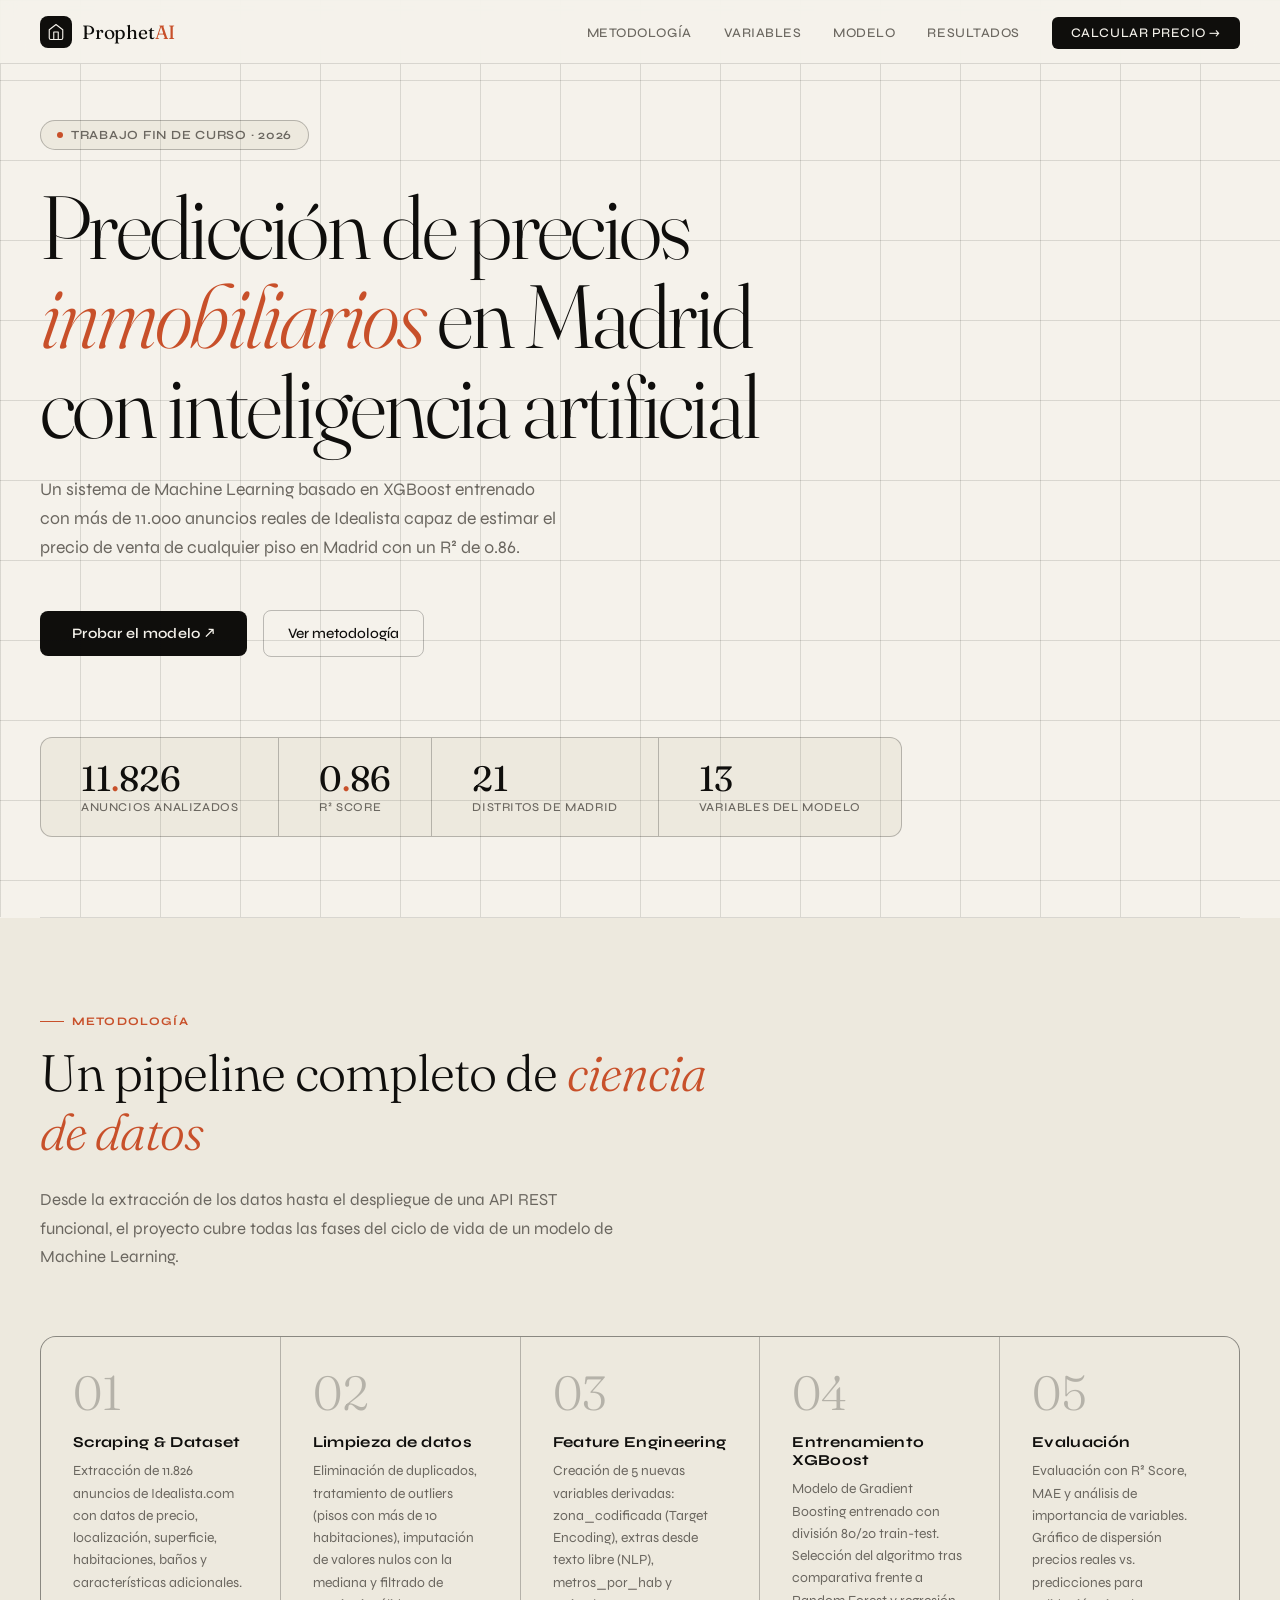
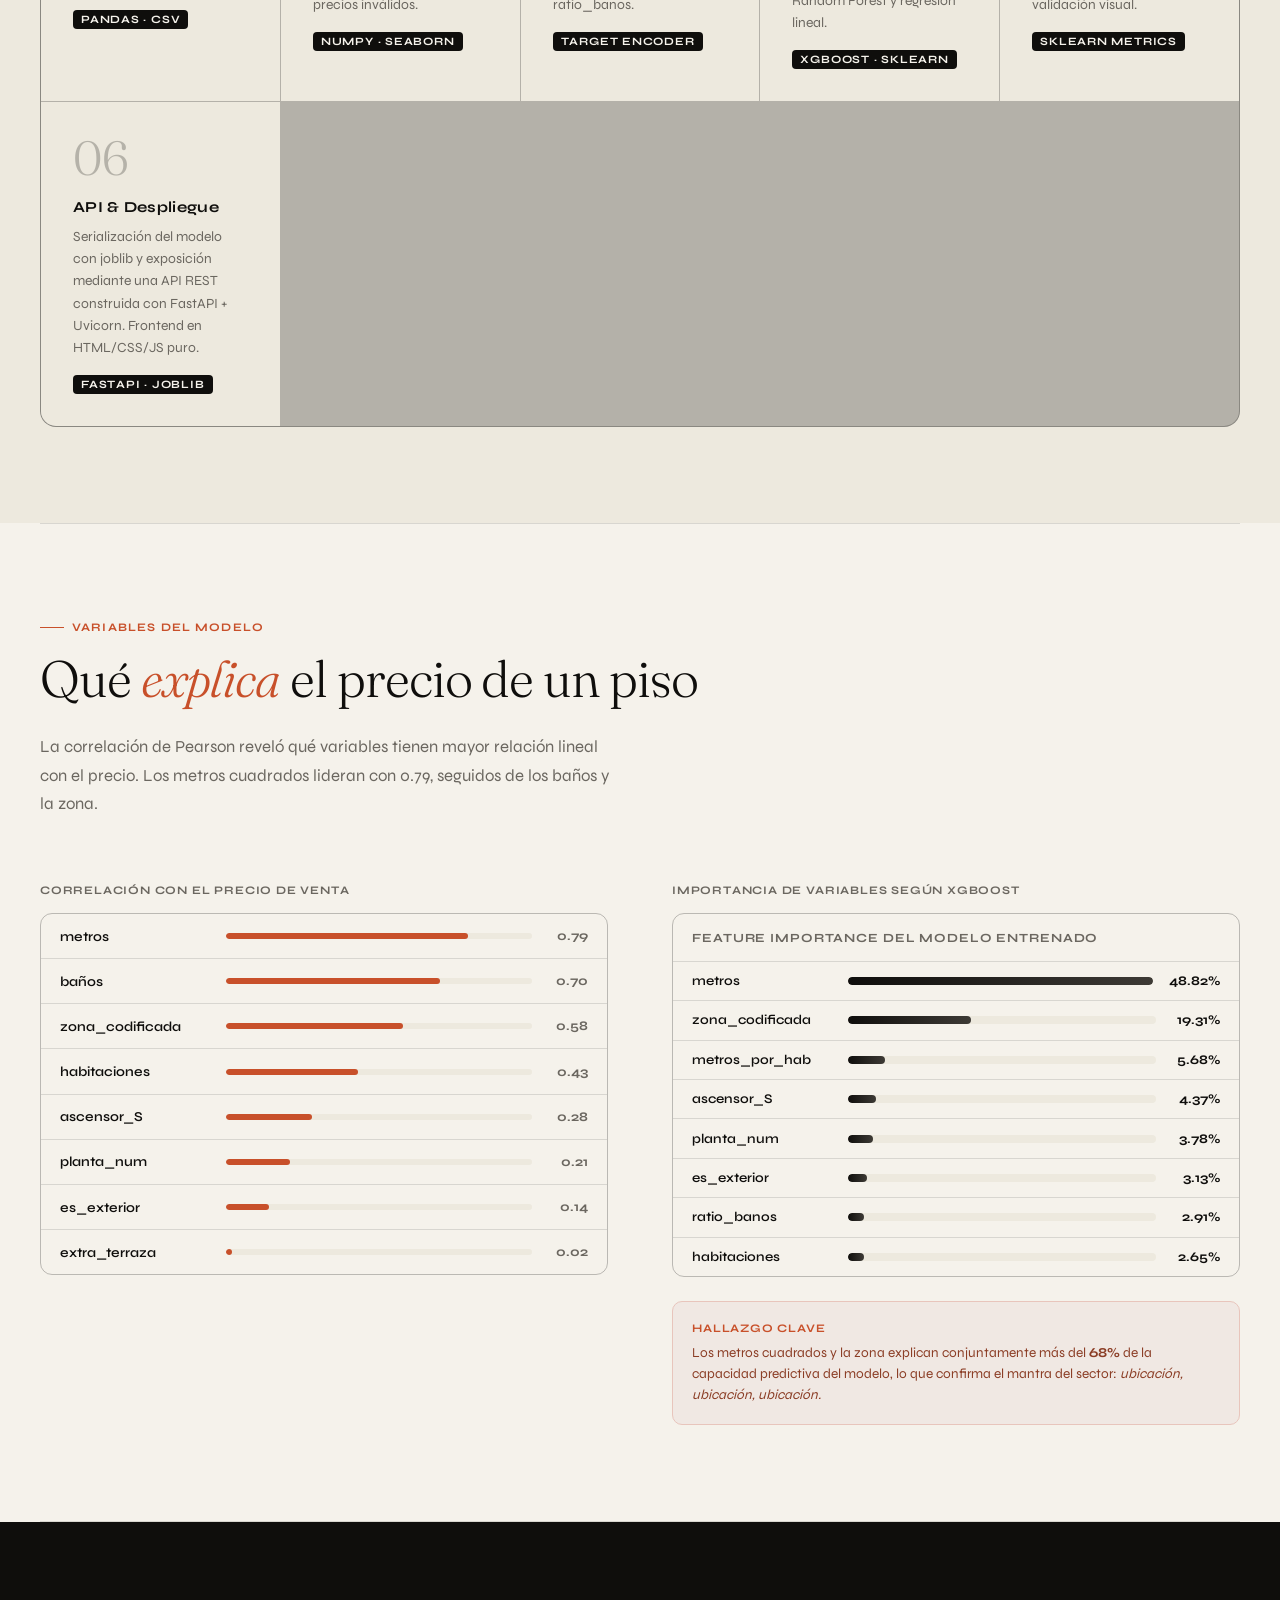
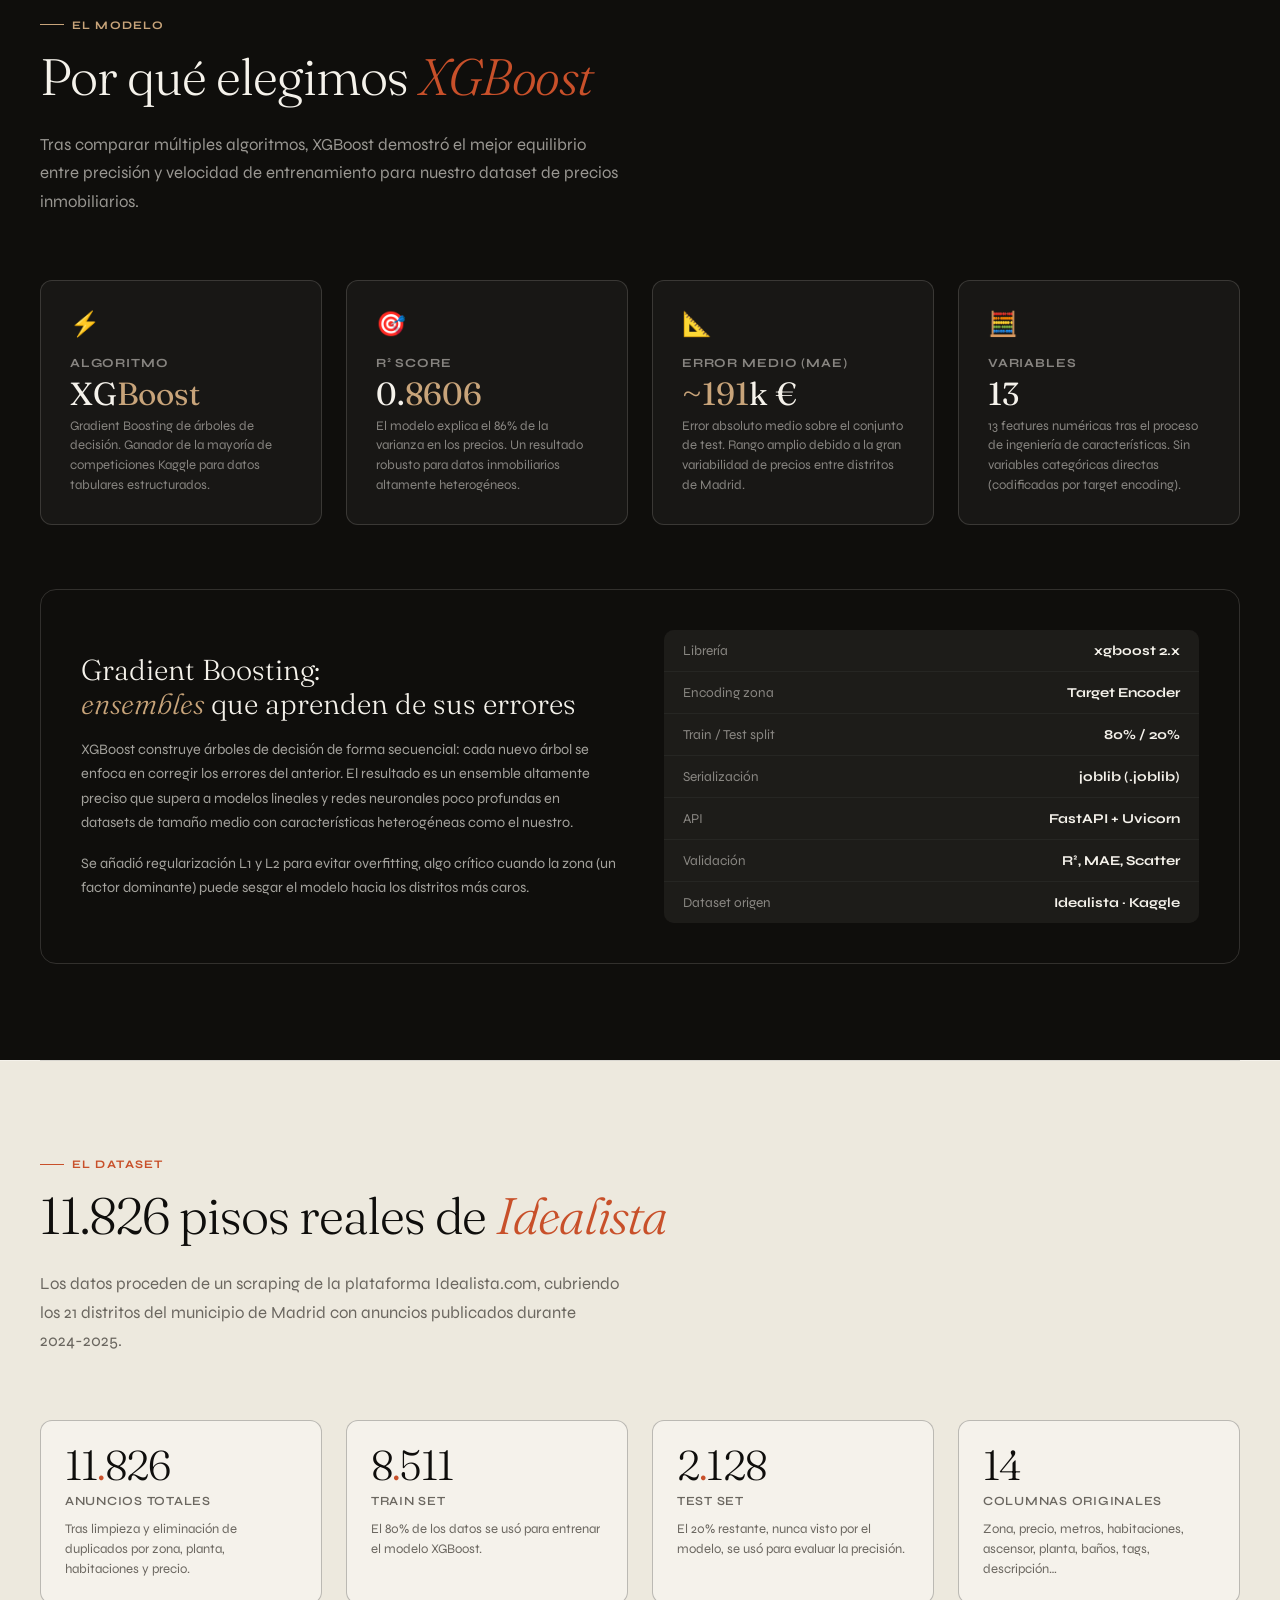
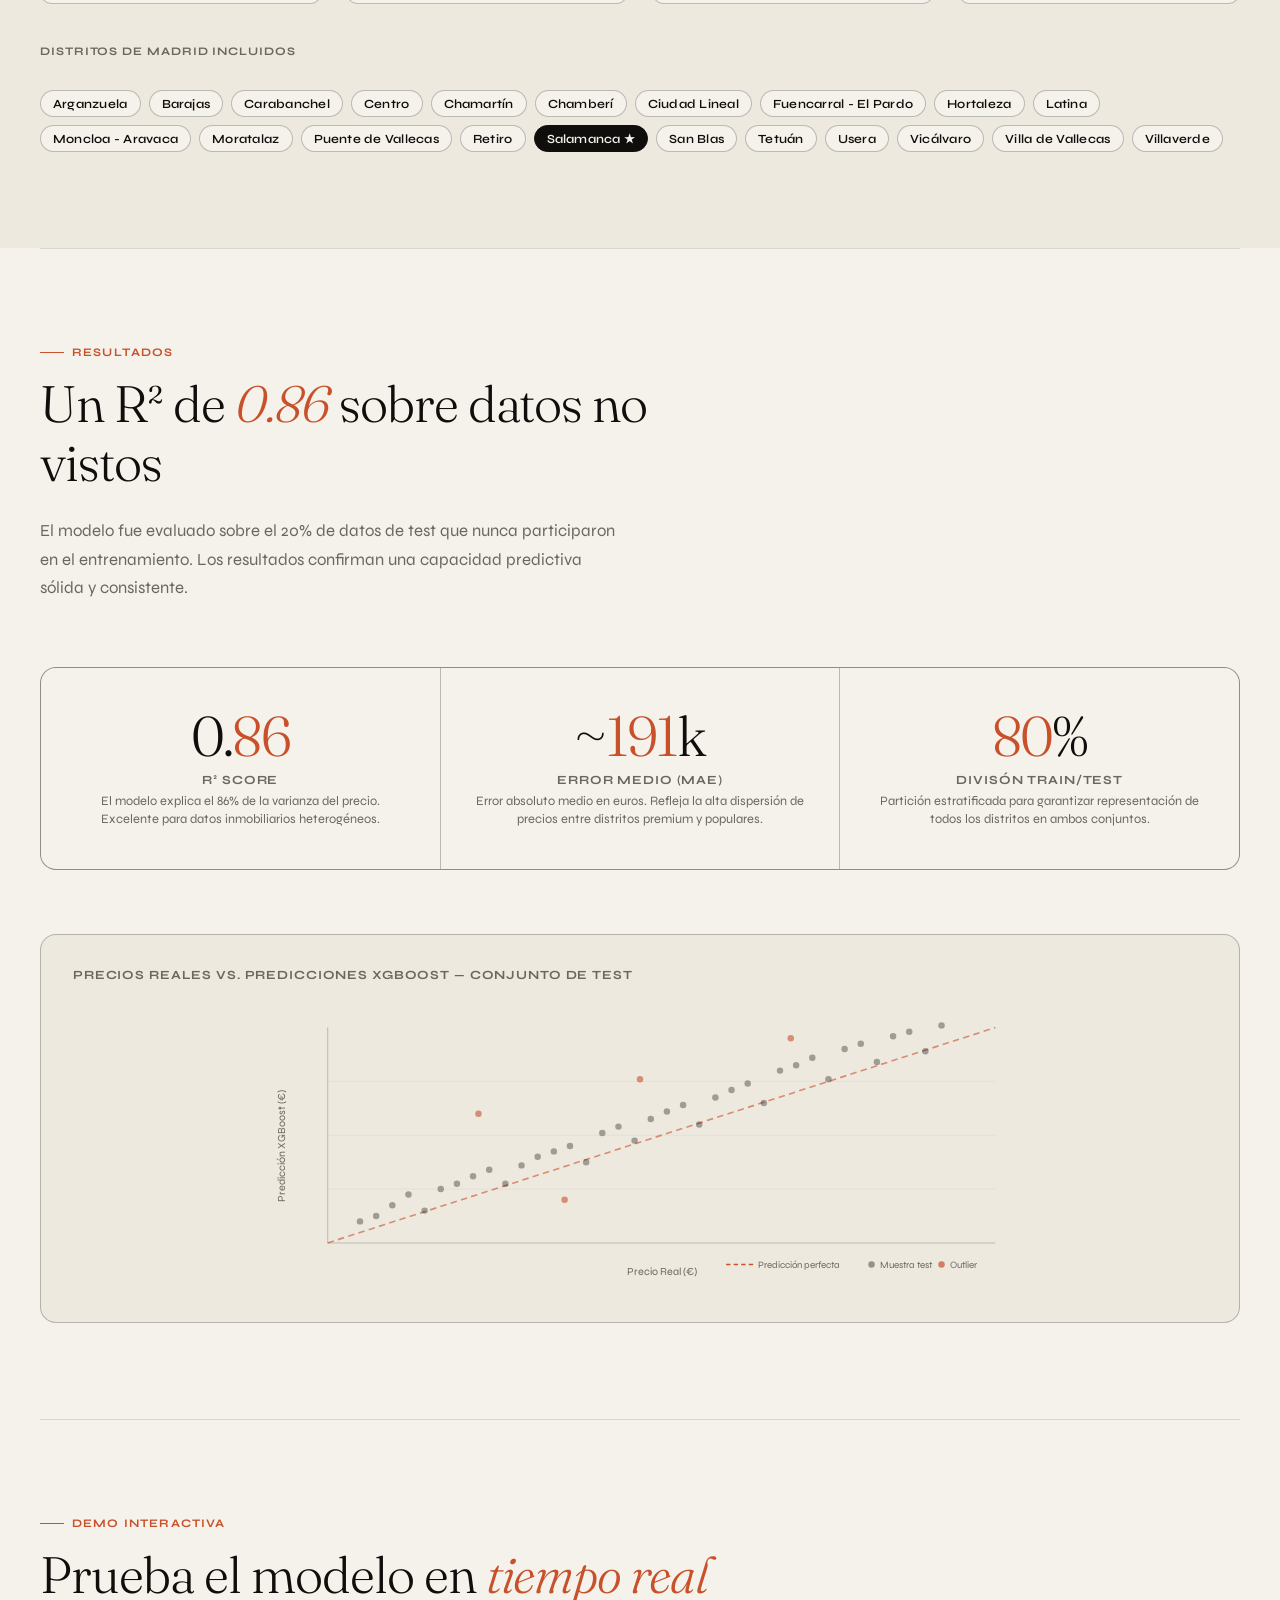
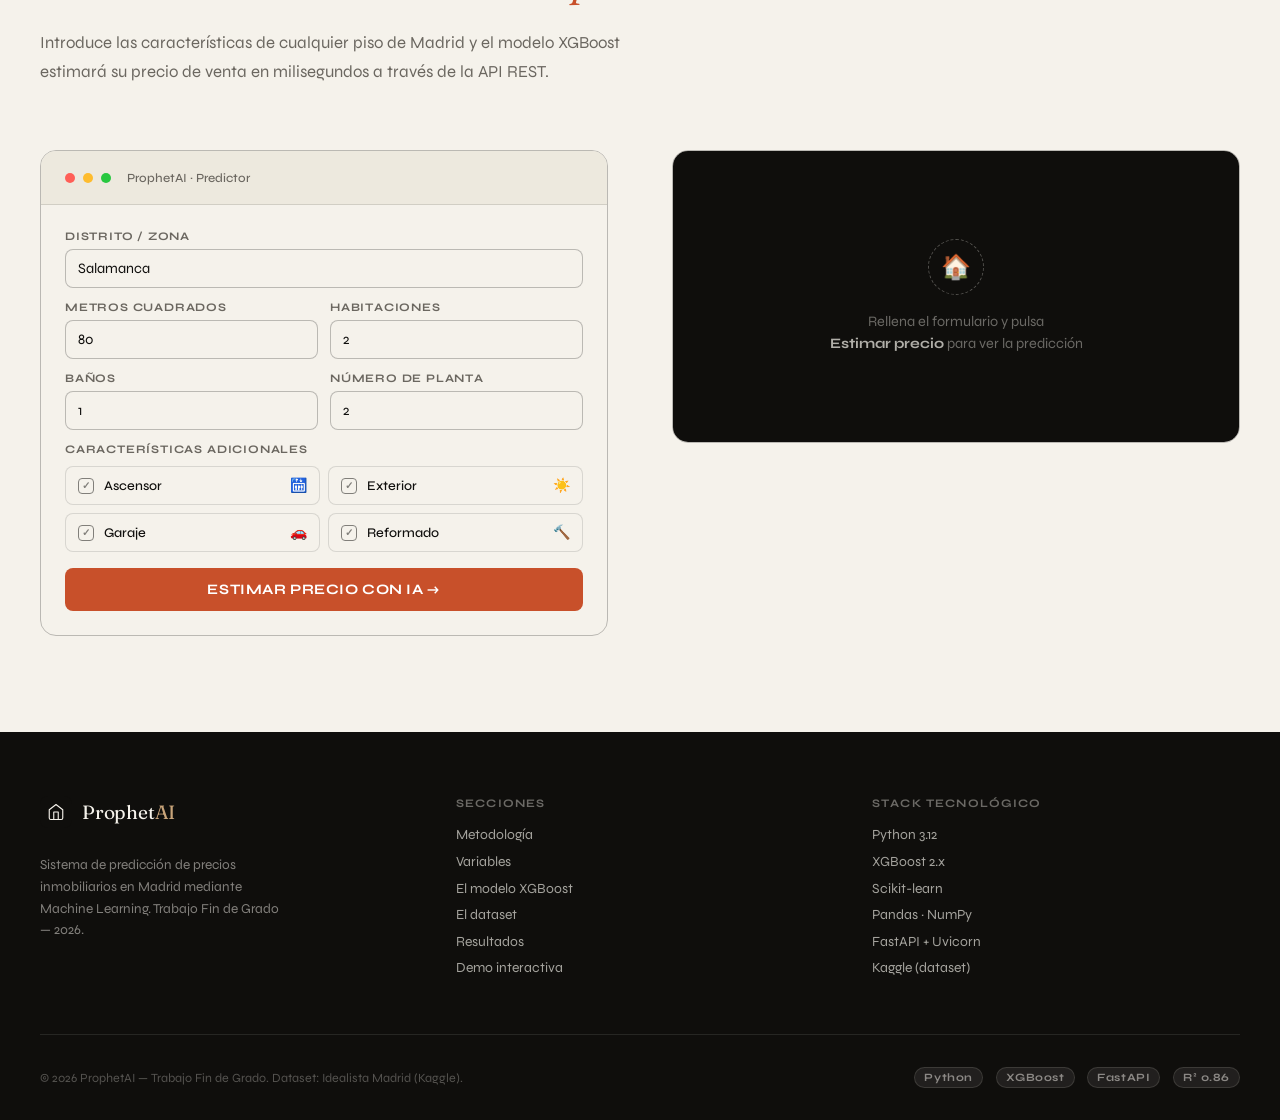
<file: index.html>
<!DOCTYPE html>
<html lang="es">

<head>
  <meta charset="UTF-8">
  <meta name="viewport" content="width=device-width, initial-scale=1.0">
  <title>ProphetAI — Predicción de Precios Inmobiliarios · Madrid</title>
  <link rel="preconnect" href="https://fonts.googleapis.com">
  <link rel="preconnect" href="https://fonts.gstatic.com" crossorigin>
  <link
    href="https://fonts.googleapis.com/css2?family=Fraunces:ital,wght@0,300;0,400;0,600;1,300;1,400&family=Syne:wght@400;500;600;700&display=swap"
    rel="stylesheet">
  <style>
    *,
    *::before,
    *::after {
      box-sizing: border-box;
      margin: 0;
      padding: 0;
    }

    :root {
      --ink: #0f0e0c;
      --paper: #f5f2eb;
      --cream: #ede9de;
      --accent: #c8502a;
      --accent-light: #f0e8e3;
      --muted: #6b6760;
      --border: rgba(15, 14, 12, 0.12);
      --border-strong: rgba(15, 14, 12, 0.25);
    }

    html {
      scroll-behavior: smooth;
    }

    body {
      font-family: 'Syne', sans-serif;
      background: var(--paper);
      color: var(--ink);
      overflow-x: hidden;
    }

    /* ── NAV ───────────────────────────────────────── */
    nav {
      position: fixed;
      top: 0;
      left: 0;
      right: 0;
      z-index: 100;
      background: rgba(245, 242, 235, 0.92);
      backdrop-filter: blur(12px);
      border-bottom: 1px solid var(--border);
      padding: 0 2.5rem;
      height: 64px;
      display: flex;
      align-items: center;
      justify-content: space-between;
    }

    .nav-brand {
      display: flex;
      align-items: center;
      gap: 10px;
      text-decoration: none;
      color: var(--ink);
    }

    .nav-logo {
      width: 32px;
      height: 32px;
      background: var(--ink);
      border-radius: 8px;
      display: flex;
      align-items: center;
      justify-content: center;
    }

    .nav-logo svg {
      width: 18px;
      height: 18px;
    }

    .brand-name {
      font-family: 'Fraunces', Georgia, serif;
      font-size: 1.2rem;
      font-weight: 400;
      letter-spacing: -0.01em;
    }

    .brand-name span {
      color: var(--accent);
    }

    .nav-links {
      display: flex;
      align-items: center;
      gap: 2rem;
      list-style: none;
    }

    .nav-links a {
      text-decoration: none;
      color: var(--muted);
      font-size: 0.82rem;
      font-weight: 500;
      letter-spacing: 0.04em;
      text-transform: uppercase;
      transition: color 0.2s;
    }

    .nav-links a:hover {
      color: var(--ink);
    }

    .nav-cta {
      background: var(--ink) !important;
      color: var(--paper) !important;
      padding: 0.5rem 1.2rem;
      border-radius: 6px;
    }

    .nav-cta:hover {
      opacity: 0.85;
    }

    /* ── HERO ──────────────────────────────────────── */
    #hero {
      min-height: 100vh;
      padding: 120px 2.5rem 80px;
      display: flex;
      flex-direction: column;
      justify-content: center;
      position: relative;
      overflow: hidden;
    }

    .hero-grid-lines {
      position: absolute;
      inset: 0;
      background-image:
        linear-gradient(var(--border) 1px, transparent 1px),
        linear-gradient(90deg, var(--border) 1px, transparent 1px);
      background-size: 80px 80px;
      pointer-events: none;
    }

    .hero-badge {
      display: inline-flex;
      align-items: center;
      gap: 8px;
      background: var(--cream);
      border: 1px solid var(--border-strong);
      padding: 0.4rem 1rem;
      border-radius: 100px;
      font-size: 0.78rem;
      font-weight: 600;
      letter-spacing: 0.06em;
      text-transform: uppercase;
      color: var(--muted);
      margin-bottom: 2rem;
      width: fit-content;
    }

    .badge-dot {
      width: 6px;
      height: 6px;
      border-radius: 50%;
      background: var(--accent);
      animation: pulse 2s infinite;
    }

    @keyframes pulse {

      0%,
      100% {
        opacity: 1;
        transform: scale(1);
      }

      50% {
        opacity: 0.6;
        transform: scale(0.8);
      }
    }

    .hero-title {
      font-family: 'Fraunces', Georgia, serif;
      font-size: clamp(3rem, 7vw, 6.5rem);
      font-weight: 300;
      line-height: 1.0;
      letter-spacing: -0.03em;
      max-width: 900px;
      margin-bottom: 1.5rem;
      position: relative;
    }

    .hero-title em {
      font-style: italic;
      color: var(--accent);
    }

    .hero-subtitle {
      font-size: 1.1rem;
      color: var(--muted);
      max-width: 520px;
      line-height: 1.65;
      margin-bottom: 3rem;
      font-weight: 400;
    }

    .hero-actions {
      display: flex;
      gap: 1rem;
      align-items: center;
      flex-wrap: wrap;
    }

    .btn-primary {
      background: var(--ink);
      color: var(--paper);
      padding: 0.9rem 2rem;
      border-radius: 8px;
      text-decoration: none;
      font-size: 0.9rem;
      font-weight: 600;
      letter-spacing: 0.02em;
      transition: opacity 0.2s, transform 0.1s;
      display: inline-flex;
      align-items: center;
      gap: 8px;
    }

    .btn-primary:hover {
      opacity: 0.85;
      transform: translateY(-1px);
    }

    .btn-secondary {
      color: var(--ink);
      padding: 0.9rem 1.5rem;
      text-decoration: none;
      font-size: 0.9rem;
      font-weight: 500;
      border: 1px solid var(--border-strong);
      border-radius: 8px;
      transition: background 0.2s;
    }

    .btn-secondary:hover {
      background: var(--cream);
    }

    .hero-stats {
      display: flex;
      gap: 0;
      margin-top: 5rem;
      border: 1px solid var(--border-strong);
      border-radius: 12px;
      overflow: hidden;
      width: fit-content;
      background: var(--cream);
    }

    .stat-item {
      padding: 1.4rem 2.5rem;
      border-right: 1px solid var(--border-strong);
    }

    .stat-item:last-child {
      border-right: none;
    }

    .stat-num {
      font-family: 'Fraunces', Georgia, serif;
      font-size: 2.2rem;
      font-weight: 400;
      color: var(--ink);
      line-height: 1;
    }

    .stat-num span {
      color: var(--accent);
    }

    .stat-label {
      font-size: 0.75rem;
      color: var(--muted);
      text-transform: uppercase;
      letter-spacing: 0.05em;
      margin-top: 4px;
      font-weight: 500;
    }

    /* ── SECTION SHELL ─────────────────────────────── */
    section {
      padding: 6rem 2.5rem;
    }

    .section-label {
      font-size: 0.72rem;
      font-weight: 700;
      letter-spacing: 0.1em;
      text-transform: uppercase;
      color: var(--accent);
      margin-bottom: 1rem;
      display: flex;
      align-items: center;
      gap: 8px;
    }

    .section-label::before {
      content: '';
      width: 24px;
      height: 1px;
      background: var(--accent);
    }

    .section-title {
      font-family: 'Fraunces', Georgia, serif;
      font-size: clamp(2rem, 4vw, 3.2rem);
      font-weight: 300;
      letter-spacing: -0.02em;
      line-height: 1.15;
      max-width: 700px;
      margin-bottom: 1.5rem;
    }

    .section-title em {
      font-style: italic;
      color: var(--accent);
    }

    .section-desc {
      color: var(--muted);
      font-size: 1.05rem;
      line-height: 1.7;
      max-width: 580px;
    }

    /* ── DIVIDER ───────────────────────────────────── */
    .divider {
      height: 1px;
      background: var(--border);
      margin: 0 2.5rem;
    }

    /* ── PIPELINE / METHODOLOGY ────────────────────── */
    #metodologia {
      background: var(--cream);
    }

    .pipeline {
      display: grid;
      grid-template-columns: repeat(auto-fit, minmax(220px, 1fr));
      gap: 1px;
      background: var(--border-strong);
      border: 1px solid var(--border-strong);
      border-radius: 16px;
      overflow: hidden;
      margin-top: 4rem;
    }

    .pipe-step {
      background: var(--cream);
      padding: 2rem;
      transition: background 0.2s;
    }

    .pipe-step:hover {
      background: #e8e4d8;
    }

    .pipe-num {
      font-family: 'Fraunces', Georgia, serif;
      font-size: 3rem;
      font-weight: 300;
      color: var(--border-strong);
      line-height: 1;
      margin-bottom: 1rem;
    }

    .pipe-title {
      font-weight: 700;
      font-size: 0.95rem;
      letter-spacing: 0.02em;
      margin-bottom: 0.6rem;
    }

    .pipe-desc {
      font-size: 0.87rem;
      color: var(--muted);
      line-height: 1.6;
    }

    .pipe-tag {
      display: inline-block;
      margin-top: 1rem;
      font-size: 0.7rem;
      font-weight: 700;
      letter-spacing: 0.07em;
      text-transform: uppercase;
      background: var(--ink);
      color: var(--paper);
      padding: 3px 8px;
      border-radius: 4px;
    }

    /* ── VARIABLES ─────────────────────────────────── */
    #variables {
      background: var(--paper);
    }

    .vars-layout {
      display: grid;
      grid-template-columns: 1fr 1fr;
      gap: 4rem;
      margin-top: 4rem;
      align-items: start;
    }

    .corr-table {
      border: 1px solid var(--border-strong);
      border-radius: 12px;
      overflow: hidden;
    }

    .corr-row {
      display: flex;
      align-items: center;
      padding: 0.85rem 1.2rem;
      border-bottom: 1px solid var(--border);
      gap: 1rem;
    }

    .corr-row:last-child {
      border-bottom: none;
    }

    .corr-var {
      font-size: 0.85rem;
      font-weight: 600;
      min-width: 150px;
      font-family: 'Syne', sans-serif;
    }

    .corr-bar-wrap {
      flex: 1;
      height: 6px;
      background: var(--cream);
      border-radius: 3px;
      overflow: hidden;
    }

    .corr-bar {
      height: 100%;
      background: var(--accent);
      border-radius: 3px;
      transition: width 1s ease;
    }

    .corr-val {
      font-size: 0.82rem;
      font-weight: 700;
      color: var(--muted);
      min-width: 40px;
      text-align: right;
    }

    .importance-chart {
      border: 1px solid var(--border-strong);
      border-radius: 12px;
      overflow: hidden;
    }

    .imp-header {
      padding: 1rem 1.2rem;
      border-bottom: 1px solid var(--border);
      font-size: 0.78rem;
      font-weight: 700;
      letter-spacing: 0.07em;
      text-transform: uppercase;
      color: var(--muted);
    }

    .imp-row {
      display: flex;
      align-items: center;
      padding: 0.7rem 1.2rem;
      border-bottom: 1px solid var(--border);
      gap: 1rem;
    }

    .imp-row:last-child {
      border-bottom: none;
    }

    .imp-var {
      font-size: 0.83rem;
      font-weight: 600;
      min-width: 140px;
    }

    .imp-bar-wrap {
      flex: 1;
      height: 8px;
      background: var(--cream);
      border-radius: 4px;
      overflow: hidden;
    }

    .imp-bar {
      height: 100%;
      background: linear-gradient(90deg, var(--ink), #3d3a35);
      border-radius: 4px;
    }

    .imp-pct {
      font-size: 0.82rem;
      font-weight: 700;
      min-width: 48px;
      text-align: right;
    }

    /* ── MODEL CARD ────────────────────────────────── */
    #modelo {
      background: var(--ink);
      color: var(--paper);
    }

    #modelo .section-label {
      color: #c8a47a;
    }

    #modelo .section-label::before {
      background: #c8a47a;
    }

    #modelo .section-title {
      color: var(--paper);
    }

    #modelo .section-desc {
      color: rgba(245, 242, 235, 0.6);
    }

    .model-grid {
      display: grid;
      grid-template-columns: repeat(auto-fit, minmax(240px, 1fr));
      gap: 1.5rem;
      margin-top: 4rem;
    }

    .model-card {
      border: 1px solid rgba(245, 242, 235, 0.15);
      border-radius: 12px;
      padding: 1.8rem;
      background: rgba(245, 242, 235, 0.04);
      transition: background 0.2s;
    }

    .model-card:hover {
      background: rgba(245, 242, 235, 0.08);
    }

    .model-card-icon {
      font-size: 1.5rem;
      margin-bottom: 1rem;
    }

    .model-card-title {
      font-size: 0.78rem;
      font-weight: 700;
      letter-spacing: 0.07em;
      text-transform: uppercase;
      color: rgba(245, 242, 235, 0.5);
      margin-bottom: 0.5rem;
    }

    .model-card-value {
      font-family: 'Fraunces', Georgia, serif;
      font-size: 2rem;
      font-weight: 400;
      color: var(--paper);
      line-height: 1;
      margin-bottom: 0.4rem;
    }

    .model-card-value .accent {
      color: #c8a47a;
    }

    .model-card-desc {
      font-size: 0.82rem;
      color: rgba(245, 242, 235, 0.5);
      line-height: 1.5;
    }

    .xgb-highlight {
      margin-top: 4rem;
      border: 1px solid rgba(245, 242, 235, 0.15);
      border-radius: 16px;
      padding: 2.5rem;
      display: grid;
      grid-template-columns: 1fr 1fr;
      gap: 3rem;
      align-items: center;
    }

    .xgb-title {
      font-family: 'Fraunces', Georgia, serif;
      font-size: 1.8rem;
      font-weight: 300;
      line-height: 1.2;
      margin-bottom: 1rem;
    }

    .xgb-title em {
      font-style: italic;
      color: #c8a47a;
    }

    .xgb-desc {
      font-size: 0.9rem;
      line-height: 1.7;
      color: rgba(245, 242, 235, 0.65);
    }

    .xgb-params {
      display: flex;
      flex-direction: column;
      gap: 1px;
      background: rgba(245, 242, 235, 0.1);
      border-radius: 10px;
      overflow: hidden;
    }

    .xgb-param {
      display: flex;
      justify-content: space-between;
      padding: 0.75rem 1.2rem;
      background: rgba(15, 14, 12, 0.4);
      font-size: 0.85rem;
    }

    .xgb-param-key {
      color: rgba(245, 242, 235, 0.5);
      font-weight: 400;
    }

    .xgb-param-val {
      color: var(--paper);
      font-weight: 700;
      font-family: 'Syne', monospace;
    }

    /* ── CALCULATOR ────────────────────────────────── */
    #calculadora {
      background: var(--paper);
    }

    .calc-wrapper {
      display: grid;
      grid-template-columns: 1fr 1fr;
      gap: 4rem;
      align-items: start;
      margin-top: 4rem;
    }

    .calc-form-card {
      border: 1px solid var(--border-strong);
      border-radius: 16px;
      overflow: hidden;
    }

    .calc-form-header {
      padding: 1.2rem 1.5rem;
      border-bottom: 1px solid var(--border);
      display: flex;
      align-items: center;
      gap: 8px;
      background: var(--cream);
    }

    .form-dot {
      width: 10px;
      height: 10px;
      border-radius: 50%;
    }

    .dot-red {
      background: #ff5f57;
    }

    .dot-yellow {
      background: #febc2e;
    }

    .dot-green {
      background: #28c840;
    }

    .calc-form-body {
      padding: 1.5rem;
    }

    .form-grid {
      display: grid;
      grid-template-columns: 1fr 1fr;
      gap: 12px;
      margin-bottom: 12px;
    }

    .form-field {
      display: flex;
      flex-direction: column;
      gap: 6px;
    }

    .form-field.full {
      grid-column: 1 / -1;
    }

    .form-label {
      font-size: 0.72rem;
      font-weight: 700;
      letter-spacing: 0.07em;
      text-transform: uppercase;
      color: var(--muted);
    }

    .form-input {
      padding: 10px 12px;
      font-family: 'Syne', sans-serif;
      font-size: 0.9rem;
      color: var(--ink);
      background: var(--paper);
      border: 1px solid var(--border-strong);
      border-radius: 8px;
      outline: none;
      transition: border-color 0.15s, box-shadow 0.15s;
      -webkit-appearance: none;
    }

    .form-input:focus {
      border-color: var(--ink);
      box-shadow: 0 0 0 3px rgba(15, 14, 12, 0.08);
    }

    .toggles-wrap {
      display: grid;
      grid-template-columns: 1fr 1fr;
      gap: 8px;
      margin-bottom: 16px;
    }

    .toggle-card {
      display: flex;
      align-items: center;
      gap: 10px;
      padding: 10px 12px;
      border: 1px solid var(--border);
      border-radius: 8px;
      cursor: pointer;
      background: var(--paper);
      transition: all 0.15s;
      user-select: none;
    }

    .toggle-card:hover {
      border-color: var(--border-strong);
      background: var(--cream);
    }

    .toggle-card.on {
      border-color: var(--ink);
      background: var(--ink);
      color: var(--paper);
    }

    .toggle-cb {
      width: 16px;
      height: 16px;
      border-radius: 4px;
      border: 1.5px solid currentColor;
      display: flex;
      align-items: center;
      justify-content: center;
      flex-shrink: 0;
      opacity: 0.5;
      font-size: 10px;
      font-weight: 900;
    }

    .toggle-card.on .toggle-cb {
      opacity: 1;
    }

    .toggle-text {
      font-size: 0.83rem;
      font-weight: 500;
    }

    .toggle-icon {
      margin-left: auto;
      font-size: 13px;
    }

    .btn-calc {
      width: 100%;
      padding: 13px;
      background: var(--accent);
      color: white;
      font-family: 'Syne', sans-serif;
      font-size: 0.9rem;
      font-weight: 700;
      letter-spacing: 0.04em;
      text-transform: uppercase;
      border: none;
      border-radius: 8px;
      cursor: pointer;
      transition: opacity 0.15s, transform 0.1s;
    }

    .btn-calc:hover {
      opacity: 0.9;
    }

    .btn-calc:active {
      transform: scale(0.99);
    }

    .btn-calc:disabled {
      opacity: 0.5;
      cursor: not-allowed;
    }

    /* Result panel */
    .result-panel {
      border: 1px solid var(--border-strong);
      border-radius: 16px;
      overflow: hidden;
      position: sticky;
      top: 80px;
    }

    .result-hero {
      background: var(--ink);
      color: var(--paper);
      padding: 2.5rem;
      text-align: center;
    }

    .result-label-sm {
      font-size: 0.72rem;
      font-weight: 700;
      letter-spacing: 0.1em;
      text-transform: uppercase;
      color: rgba(245, 242, 235, 0.5);
      margin-bottom: 0.5rem;
    }

    .result-price {
      font-family: 'Fraunces', Georgia, serif;
      font-size: 3.2rem;
      font-weight: 300;
      color: var(--paper);
      line-height: 1;
      margin-bottom: 0.3rem;
      letter-spacing: -0.02em;
    }

    .result-sqm {
      font-size: 0.9rem;
      color: rgba(245, 242, 235, 0.5);
    }

    .result-placeholder {
      display: flex;
      flex-direction: column;
      align-items: center;
      justify-content: center;
      gap: 1rem;
      padding: 3rem;
    }

    .placeholder-icon {
      width: 56px;
      height: 56px;
      border: 1.5px dashed rgba(245, 242, 235, 0.3);
      border-radius: 50%;
      display: flex;
      align-items: center;
      justify-content: center;
      font-size: 1.5rem;
    }

    .placeholder-text {
      font-size: 0.9rem;
      color: rgba(245, 242, 235, 0.4);
      text-align: center;
      line-height: 1.5;
    }

    .result-body {
      padding: 1.5rem;
      background: var(--cream);
    }

    .result-meta-grid {
      display: grid;
      grid-template-columns: 1fr 1fr;
      gap: 1rem;
      margin-bottom: 1.2rem;
    }

    .meta-card {
      background: var(--paper);
      border: 1px solid var(--border);
      border-radius: 8px;
      padding: 0.8rem 1rem;
    }

    .meta-card-label {
      font-size: 0.68rem;
      font-weight: 700;
      letter-spacing: 0.07em;
      text-transform: uppercase;
      color: var(--muted);
      margin-bottom: 3px;
    }

    .meta-card-val {
      font-size: 1rem;
      font-weight: 700;
      color: var(--ink);
    }

    .result-disclaimer {
      font-size: 0.75rem;
      color: var(--muted);
      text-align: center;
      line-height: 1.5;
      border-top: 1px solid var(--border);
      padding-top: 1rem;
    }

    .error-box {
      margin-top: 12px;
      padding: 10px 14px;
      background: #fdf0ee;
      border: 1px solid #e8c5bc;
      border-radius: 8px;
      font-size: 0.82rem;
      color: var(--accent);
      display: none;
    }

    .error-box.show {
      display: block;
    }

    .spinner {
      display: inline-block;
      width: 14px;
      height: 14px;
      border: 2px solid rgba(255, 255, 255, 0.3);
      border-top-color: white;
      border-radius: 50%;
      animation: spin 0.6s linear infinite;
      vertical-align: middle;
      margin-right: 6px;
    }

    @keyframes spin {
      to {
        transform: rotate(360deg);
      }
    }

    /* ── DATOS ─────────────────────────────────────── */
    #datos {
      background: var(--cream);
    }

    .data-cards {
      display: grid;
      grid-template-columns: repeat(auto-fit, minmax(200px, 1fr));
      gap: 1.5rem;
      margin-top: 4rem;
    }

    .data-card {
      background: var(--paper);
      border: 1px solid var(--border-strong);
      border-radius: 12px;
      padding: 1.5rem;
    }

    .data-card-num {
      font-family: 'Fraunces', Georgia, serif;
      font-size: 2.6rem;
      font-weight: 300;
      color: var(--ink);
      line-height: 1;
      letter-spacing: -0.02em;
    }

    .data-card-num span {
      color: var(--accent);
    }

    .data-card-label {
      font-size: 0.78rem;
      font-weight: 600;
      color: var(--muted);
      text-transform: uppercase;
      letter-spacing: 0.06em;
      margin-top: 0.4rem;
    }

    .data-card-sub {
      font-size: 0.82rem;
      color: var(--muted);
      margin-top: 0.8rem;
      line-height: 1.5;
    }

    .zonas-grid {
      display: flex;
      flex-wrap: wrap;
      gap: 8px;
      margin-top: 2rem;
    }

    .zona-tag {
      font-size: 0.78rem;
      font-weight: 600;
      padding: 5px 12px;
      border-radius: 100px;
      border: 1px solid var(--border-strong);
      background: var(--paper);
      color: var(--ink);
      letter-spacing: 0.02em;
    }

    /* ── RESULTADOS / MÉTRICAS ─────────────────────── */
    #resultados {
      background: var(--paper);
    }

    .metrics-showcase {
      display: grid;
      grid-template-columns: repeat(3, 1fr);
      gap: 1px;
      background: var(--border-strong);
      border: 1px solid var(--border-strong);
      border-radius: 16px;
      overflow: hidden;
      margin-top: 4rem;
    }

    .metric-block {
      background: var(--paper);
      padding: 2.5rem 2rem;
      text-align: center;
    }

    .metric-val {
      font-family: 'Fraunces', Georgia, serif;
      font-size: 3.5rem;
      font-weight: 300;
      line-height: 1;
      letter-spacing: -0.03em;
      color: var(--ink);
      margin-bottom: 0.5rem;
    }

    .metric-val span {
      color: var(--accent);
    }

    .metric-name {
      font-size: 0.78rem;
      font-weight: 700;
      letter-spacing: 0.07em;
      text-transform: uppercase;
      color: var(--muted);
      margin-bottom: 0.4rem;
    }

    .metric-note {
      font-size: 0.8rem;
      color: var(--muted);
      line-height: 1.4;
    }

    .scatter-visual {
      margin-top: 4rem;
      border: 1px solid var(--border-strong);
      border-radius: 16px;
      overflow: hidden;
      background: var(--cream);
      padding: 2rem;
    }

    .scatter-title {
      font-size: 0.78rem;
      font-weight: 700;
      letter-spacing: 0.07em;
      text-transform: uppercase;
      color: var(--muted);
      margin-bottom: 1.5rem;
    }

    .scatter-svg {
      width: 100%;
      height: 280px;
    }

    /* ── FOOTER ────────────────────────────────────── */
    footer {
      background: var(--ink);
      color: var(--paper);
      padding: 4rem 2.5rem 2rem;
    }

    .footer-top {
      display: grid;
      grid-template-columns: 1fr 1fr 1fr;
      gap: 3rem;
      padding-bottom: 3rem;
      border-bottom: 1px solid rgba(245, 242, 235, 0.1);
      margin-bottom: 2rem;
    }

    .footer-brand .brand-name {
      color: var(--paper);
    }

    .footer-brand p {
      font-size: 0.85rem;
      color: rgba(245, 242, 235, 0.5);
      margin-top: 0.8rem;
      line-height: 1.6;
      max-width: 240px;
    }

    .footer-col h4 {
      font-size: 0.72rem;
      font-weight: 700;
      letter-spacing: 0.1em;
      text-transform: uppercase;
      color: rgba(245, 242, 235, 0.4);
      margin-bottom: 1rem;
    }

    .footer-col ul {
      list-style: none;
    }

    .footer-col li {
      margin-bottom: 0.6rem;
      font-size: 0.87rem;
      color: rgba(245, 242, 235, 0.65);
    }

    .footer-bottom {
      display: flex;
      justify-content: space-between;
      align-items: center;
      font-size: 0.78rem;
      color: rgba(245, 242, 235, 0.3);
    }

    .footer-tech-stack {
      display: flex;
      gap: 0.8rem;
    }

    .tech-pill {
      font-size: 0.7rem;
      font-weight: 700;
      letter-spacing: 0.05em;
      background: rgba(245, 242, 235, 0.08);
      border: 1px solid rgba(245, 242, 235, 0.12);
      color: rgba(245, 242, 235, 0.5);
      padding: 3px 9px;
      border-radius: 100px;
    }

    /* ── RESPONSIVE ────────────────────────────────── */
    @media (max-width: 900px) {

      .vars-layout,
      .calc-wrapper,
      .xgb-highlight,
      .footer-top {
        grid-template-columns: 1fr;
        gap: 2rem;
      }

      .metrics-showcase {
        grid-template-columns: 1fr;
      }

      .hero-stats {
        flex-wrap: wrap;
      }

      .nav-links {
        display: none;
      }
    }

    /* ── ANIMATIONS ────────────────────────────────── */
    .fade-in {
      opacity: 0;
      transform: translateY(20px);
      transition: opacity 0.6s ease, transform 0.6s ease;
    }

    .fade-in.visible {
      opacity: 1;
      transform: translateY(0);
    }
  </style>
</head>

<body>

  <!-- ══ NAV ══════════════════════════════════════════ -->
  <nav>
    <a href="#hero" class="nav-brand">
      <div class="nav-logo">
        <svg viewBox="0 0 24 24" fill="none" xmlns="http://www.w3.org/2000/svg">
          <path d="M3 9l9-7 9 7v11a2 2 0 01-2 2H5a2 2 0 01-2-2z" stroke="#f5f2eb" stroke-width="1.5"
            stroke-linecap="round" stroke-linejoin="round" />
          <path d="M9 22V12h6v10" stroke="#f5f2eb" stroke-width="1.5" stroke-linecap="round" stroke-linejoin="round" />
        </svg>
      </div>
      <span class="brand-name">Prophet<span>AI</span></span>
    </a>
    <ul class="nav-links">
      <li><a href="#metodologia">Metodología</a></li>
      <li><a href="#variables">Variables</a></li>
      <li><a href="#modelo">Modelo</a></li>
      <li><a href="#resultados">Resultados</a></li>
      <li><a href="#calculadora" class="nav-cta">Calcular precio →</a></li>
    </ul>
  </nav>

  <!-- ══ HERO ══════════════════════════════════════════ -->
  <section id="hero">
    <div class="hero-grid-lines"></div>
    <div class="hero-badge">
      <div class="badge-dot"></div>
      Trabajo Fin de Curso · 2026
    </div>
    <h1 class="hero-title">
      Predicción de precios<br><em>inmobiliarios</em> en Madrid<br>con inteligencia artificial
    </h1>
    <p class="hero-subtitle">
      Un sistema de Machine Learning basado en XGBoost entrenado con más de 11.000 anuncios reales de Idealista capaz de
      estimar el precio de venta de cualquier piso en Madrid con un R² de 0.86.
    </p>
    <div class="hero-actions">
      <a href="#calculadora" class="btn-primary">Probar el modelo ↗</a>
      <a href="#metodologia" class="btn-secondary">Ver metodología</a>
    </div>

    <div class="hero-stats">
      <div class="stat-item">
        <div class="stat-num">11<span>.</span>826</div>
        <div class="stat-label">Anuncios analizados</div>
      </div>
      <div class="stat-item">
        <div class="stat-num">0<span>.</span>86</div>
        <div class="stat-label">R² Score</div>
      </div>
      <div class="stat-item">
        <div class="stat-num">21</div>
        <div class="stat-label">Distritos de Madrid</div>
      </div>
      <div class="stat-item">
        <div class="stat-num">13</div>
        <div class="stat-label">Variables del modelo</div>
      </div>
    </div>
  </section>

  <div class="divider"></div>

  <!-- ══ METODOLOGÍA ═══════════════════════════════════ -->
  <section id="metodologia">
    <div class="section-label">Metodología</div>
    <h2 class="section-title">Un pipeline completo de <em>ciencia de datos</em></h2>
    <p class="section-desc">Desde la extracción de los datos hasta el despliegue de una API REST funcional, el proyecto
      cubre todas las fases del ciclo de vida de un modelo de Machine Learning.</p>

    <div class="pipeline fade-in">
      <div class="pipe-step">
        <div class="pipe-num">01</div>
        <div class="pipe-title">Scraping & Dataset</div>
        <div class="pipe-desc">Extracción de 11.826 anuncios de Idealista.com con datos de precio, localización,
          superficie, habitaciones, baños y características adicionales.</div>
        <span class="pipe-tag">Pandas · CSV</span>
      </div>
      <div class="pipe-step">
        <div class="pipe-num">02</div>
        <div class="pipe-title">Limpieza de datos</div>
        <div class="pipe-desc">Eliminación de duplicados, tratamiento de outliers (pisos con más de 10 habitaciones),
          imputación de valores nulos con la mediana y filtrado de precios inválidos.</div>
        <span class="pipe-tag">Numpy · Seaborn</span>
      </div>
      <div class="pipe-step">
        <div class="pipe-num">03</div>
        <div class="pipe-title">Feature Engineering</div>
        <div class="pipe-desc">Creación de 5 nuevas variables derivadas: zona_codificada (Target Encoding), extras desde
          texto libre (NLP), metros_por_hab y ratio_banos.</div>
        <span class="pipe-tag">Target Encoder</span>
      </div>
      <div class="pipe-step">
        <div class="pipe-num">04</div>
        <div class="pipe-title">Entrenamiento XGBoost</div>
        <div class="pipe-desc">Modelo de Gradient Boosting entrenado con división 80/20 train-test. Selección del
          algoritmo tras comparativa frente a Random Forest y regresión lineal.</div>
        <span class="pipe-tag">XGBoost · Sklearn</span>
      </div>
      <div class="pipe-step">
        <div class="pipe-num">05</div>
        <div class="pipe-title">Evaluación</div>
        <div class="pipe-desc">Evaluación con R² Score, MAE y análisis de importancia de variables. Gráfico de
          dispersión precios reales vs. predicciones para validación visual.</div>
        <span class="pipe-tag">Sklearn Metrics</span>
      </div>
      <div class="pipe-step">
        <div class="pipe-num">06</div>
        <div class="pipe-title">API & Despliegue</div>
        <div class="pipe-desc">Serialización del modelo con joblib y exposición mediante una API REST construida con
          FastAPI + Uvicorn. Frontend en HTML/CSS/JS puro.</div>
        <span class="pipe-tag">FastAPI · Joblib</span>
      </div>
    </div>
  </section>

  <div class="divider"></div>

  <!-- ══ VARIABLES ═════════════════════════════════════ -->
  <section id="variables">
    <div class="section-label">Variables del modelo</div>
    <h2 class="section-title">Qué <em>explica</em> el precio de un piso</h2>
    <p class="section-desc">La correlación de Pearson reveló qué variables tienen mayor relación lineal con el precio.
      Los metros cuadrados lideran con 0.79, seguidos de los baños y la zona.</p>

    <div class="vars-layout">
      <div>
        <div
          style="font-size: 0.72rem; font-weight: 700; letter-spacing: 0.07em; text-transform: uppercase; color: var(--muted); margin-bottom: 1rem;">
          Correlación con el precio de venta</div>
        <div class="corr-table fade-in">
          <div class="corr-row">
            <span class="corr-var">metros</span>
            <div class="corr-bar-wrap">
              <div class="corr-bar" style="width: 79%"></div>
            </div>
            <span class="corr-val">0.79</span>
          </div>
          <div class="corr-row">
            <span class="corr-var">baños</span>
            <div class="corr-bar-wrap">
              <div class="corr-bar" style="width: 70%"></div>
            </div>
            <span class="corr-val">0.70</span>
          </div>
          <div class="corr-row">
            <span class="corr-var">zona_codificada</span>
            <div class="corr-bar-wrap">
              <div class="corr-bar" style="width: 58%"></div>
            </div>
            <span class="corr-val">0.58</span>
          </div>
          <div class="corr-row">
            <span class="corr-var">habitaciones</span>
            <div class="corr-bar-wrap">
              <div class="corr-bar" style="width: 43%"></div>
            </div>
            <span class="corr-val">0.43</span>
          </div>
          <div class="corr-row">
            <span class="corr-var">ascensor_S</span>
            <div class="corr-bar-wrap">
              <div class="corr-bar" style="width: 28%"></div>
            </div>
            <span class="corr-val">0.28</span>
          </div>
          <div class="corr-row">
            <span class="corr-var">planta_num</span>
            <div class="corr-bar-wrap">
              <div class="corr-bar" style="width: 21%"></div>
            </div>
            <span class="corr-val">0.21</span>
          </div>
          <div class="corr-row">
            <span class="corr-var">es_exterior</span>
            <div class="corr-bar-wrap">
              <div class="corr-bar" style="width: 14%"></div>
            </div>
            <span class="corr-val">0.14</span>
          </div>
          <div class="corr-row">
            <span class="corr-var">extra_terraza</span>
            <div class="corr-bar-wrap">
              <div class="corr-bar" style="width: 2%"></div>
            </div>
            <span class="corr-val">0.02</span>
          </div>
        </div>
      </div>
      <div>
        <div
          style="font-size: 0.72rem; font-weight: 700; letter-spacing: 0.07em; text-transform: uppercase; color: var(--muted); margin-bottom: 1rem;">
          Importancia de variables según XGBoost</div>
        <div class="importance-chart fade-in">
          <div class="imp-header">Feature importance del modelo entrenado</div>
          <div class="imp-row">
            <span class="imp-var">metros</span>
            <div class="imp-bar-wrap">
              <div class="imp-bar" style="width: 100%"></div>
            </div>
            <span class="imp-pct">48.82%</span>
          </div>
          <div class="imp-row">
            <span class="imp-var">zona_codificada</span>
            <div class="imp-bar-wrap">
              <div class="imp-bar" style="width: 40%"></div>
            </div>
            <span class="imp-pct">19.31%</span>
          </div>
          <div class="imp-row">
            <span class="imp-var">metros_por_hab</span>
            <div class="imp-bar-wrap">
              <div class="imp-bar" style="width: 12%"></div>
            </div>
            <span class="imp-pct">5.68%</span>
          </div>
          <div class="imp-row">
            <span class="imp-var">ascensor_S</span>
            <div class="imp-bar-wrap">
              <div class="imp-bar" style="width: 9%"></div>
            </div>
            <span class="imp-pct">4.37%</span>
          </div>
          <div class="imp-row">
            <span class="imp-var">planta_num</span>
            <div class="imp-bar-wrap">
              <div class="imp-bar" style="width: 8%"></div>
            </div>
            <span class="imp-pct">3.78%</span>
          </div>
          <div class="imp-row">
            <span class="imp-var">es_exterior</span>
            <div class="imp-bar-wrap">
              <div class="imp-bar" style="width: 6%"></div>
            </div>
            <span class="imp-pct">3.13%</span>
          </div>
          <div class="imp-row">
            <span class="imp-var">ratio_banos</span>
            <div class="imp-bar-wrap">
              <div class="imp-bar" style="width: 5%"></div>
            </div>
            <span class="imp-pct">2.91%</span>
          </div>
          <div class="imp-row">
            <span class="imp-var">habitaciones</span>
            <div class="imp-bar-wrap">
              <div class="imp-bar" style="width: 5%"></div>
            </div>
            <span class="imp-pct">2.65%</span>
          </div>
        </div>

        <div
          style="margin-top: 1.5rem; padding: 1.2rem; background: var(--accent-light); border-radius: 10px; border: 1px solid #e8c5bc;">
          <div
            style="font-size: 0.72rem; font-weight: 700; text-transform: uppercase; letter-spacing: 0.07em; color: var(--accent); margin-bottom: 0.4rem;">
            Hallazgo clave</div>
          <p style="font-size: 0.85rem; color: #8b3d25; line-height: 1.55;">Los metros cuadrados y la zona explican
            conjuntamente más del <strong>68%</strong> de la capacidad predictiva del modelo, lo que confirma el mantra
            del sector: <em>ubicación, ubicación, ubicación.</em></p>
        </div>
      </div>
    </div>
  </section>

  <div class="divider"></div>

  <!-- ══ MODELO ════════════════════════════════════════ -->
  <section id="modelo">
    <div class="section-label">El modelo</div>
    <h2 class="section-title">Por qué elegimos <em>XGBoost</em></h2>
    <p class="section-desc">Tras comparar múltiples algoritmos, XGBoost demostró el mejor equilibrio entre precisión y
      velocidad de entrenamiento para nuestro dataset de precios inmobiliarios.</p>

    <div class="model-grid">
      <div class="model-card">
        <div class="model-card-icon">⚡</div>
        <div class="model-card-title">Algoritmo</div>
        <div class="model-card-value">XG<span class="accent">Boost</span></div>
        <div class="model-card-desc">Gradient Boosting de árboles de decisión. Ganador de la mayoría de competiciones
          Kaggle para datos tabulares estructurados.</div>
      </div>
      <div class="model-card">
        <div class="model-card-icon">🎯</div>
        <div class="model-card-title">R² Score</div>
        <div class="model-card-value">0.<span class="accent">8606</span></div>
        <div class="model-card-desc">El modelo explica el 86% de la varianza en los precios. Un resultado robusto para
          datos inmobiliarios altamente heterogéneos.</div>
      </div>
      <div class="model-card">
        <div class="model-card-icon">📐</div>
        <div class="model-card-title">Error medio (MAE)</div>
        <div class="model-card-value"><span class="accent">~191</span>k €</div>
        <div class="model-card-desc">Error absoluto medio sobre el conjunto de test. Rango amplio debido a la gran
          variabilidad de precios entre distritos de Madrid.</div>
      </div>
      <div class="model-card">
        <div class="model-card-icon">🧮</div>
        <div class="model-card-title">Variables</div>
        <div class="model-card-value">13</div>
        <div class="model-card-desc">13 features numéricas tras el proceso de ingeniería de características. Sin
          variables categóricas directas (codificadas por target encoding).</div>
      </div>
    </div>

    <div class="xgb-highlight">
      <div>
        <h3 class="xgb-title">Gradient Boosting:<br><em>ensembles</em> que aprenden de sus errores</h3>
        <p class="xgb-desc">XGBoost construye árboles de decisión de forma secuencial: cada nuevo árbol se enfoca en
          corregir los errores del anterior. El resultado es un ensemble altamente preciso que supera a modelos lineales
          y redes neuronales poco profundas en datasets de tamaño medio con características heterogéneas como el
          nuestro.</p>
        <p class="xgb-desc" style="margin-top: 1rem;">Se añadió regularización L1 y L2 para evitar overfitting, algo
          crítico cuando la zona (un factor dominante) puede sesgar el modelo hacia los distritos más caros.</p>
      </div>
      <div>
        <div class="xgb-params">
          <div class="xgb-param">
            <span class="xgb-param-key">Librería</span>
            <span class="xgb-param-val">xgboost 2.x</span>
          </div>
          <div class="xgb-param">
            <span class="xgb-param-key">Encoding zona</span>
            <span class="xgb-param-val">Target Encoder</span>
          </div>
          <div class="xgb-param">
            <span class="xgb-param-key">Train / Test split</span>
            <span class="xgb-param-val">80% / 20%</span>
          </div>
          <div class="xgb-param">
            <span class="xgb-param-key">Serialización</span>
            <span class="xgb-param-val">joblib (.joblib)</span>
          </div>
          <div class="xgb-param">
            <span class="xgb-param-key">API</span>
            <span class="xgb-param-val">FastAPI + Uvicorn</span>
          </div>
          <div class="xgb-param">
            <span class="xgb-param-key">Validación</span>
            <span class="xgb-param-val">R², MAE, Scatter</span>
          </div>
          <div class="xgb-param">
            <span class="xgb-param-key">Dataset origen</span>
            <span class="xgb-param-val">Idealista · Kaggle</span>
          </div>
        </div>
      </div>
    </div>
  </section>

  <div class="divider"></div>

  <!-- ══ DATOS ════════════════════════════════════════ -->
  <section id="datos">
    <div class="section-label">El dataset</div>
    <h2 class="section-title">11.826 pisos reales de <em>Idealista</em></h2>
    <p class="section-desc">Los datos proceden de un scraping de la plataforma Idealista.com, cubriendo los 21 distritos
      del municipio de Madrid con anuncios publicados durante 2024-2025.</p>

    <div class="data-cards">
      <div class="data-card fade-in">
        <div class="data-card-num">11<span>.</span>826</div>
        <div class="data-card-label">Anuncios totales</div>
        <div class="data-card-sub">Tras limpieza y eliminación de duplicados por zona, planta, habitaciones y precio.
        </div>
      </div>
      <div class="data-card fade-in">
        <div class="data-card-num">8<span>.</span>511</div>
        <div class="data-card-label">Train set</div>
        <div class="data-card-sub">El 80% de los datos se usó para entrenar el modelo XGBoost.</div>
      </div>
      <div class="data-card fade-in">
        <div class="data-card-num">2<span>.</span>128</div>
        <div class="data-card-label">Test set</div>
        <div class="data-card-sub">El 20% restante, nunca visto por el modelo, se usó para evaluar la precisión.</div>
      </div>
      <div class="data-card fade-in">
        <div class="data-card-num">14</div>
        <div class="data-card-label">Columnas originales</div>
        <div class="data-card-sub">Zona, precio, metros, habitaciones, ascensor, planta, baños, tags, descripción…</div>
      </div>
    </div>

    <div style="margin-top: 2.5rem;">
      <div
        style="font-size: 0.72rem; font-weight: 700; letter-spacing: 0.08em; text-transform: uppercase; color: var(--muted); margin-bottom: 0.8rem;">
        Distritos de Madrid incluidos</div>
      <div class="zonas-grid">
        <span class="zona-tag">Arganzuela</span>
        <span class="zona-tag">Barajas</span>
        <span class="zona-tag">Carabanchel</span>
        <span class="zona-tag">Centro</span>
        <span class="zona-tag">Chamartín</span>
        <span class="zona-tag">Chamberí</span>
        <span class="zona-tag">Ciudad Lineal</span>
        <span class="zona-tag">Fuencarral - El Pardo</span>
        <span class="zona-tag">Hortaleza</span>
        <span class="zona-tag">Latina</span>
        <span class="zona-tag">Moncloa - Aravaca</span>
        <span class="zona-tag">Moratalaz</span>
        <span class="zona-tag">Puente de Vallecas</span>
        <span class="zona-tag">Retiro</span>
        <span class="zona-tag" style="background: var(--ink); color: var(--paper); border-color: var(--ink);">Salamanca
          ★</span>
        <span class="zona-tag">San Blas</span>
        <span class="zona-tag">Tetuán</span>
        <span class="zona-tag">Usera</span>
        <span class="zona-tag">Vicálvaro</span>
        <span class="zona-tag">Villa de Vallecas</span>
        <span class="zona-tag">Villaverde</span>
      </div>
    </div>
  </section>

  <div class="divider"></div>

  <!-- ══ RESULTADOS ════════════════════════════════════ -->
  <section id="resultados">
    <div class="section-label">Resultados</div>
    <h2 class="section-title">Un R² de <em>0.86</em> sobre datos no vistos</h2>
    <p class="section-desc">El modelo fue evaluado sobre el 20% de datos de test que nunca participaron en el
      entrenamiento. Los resultados confirman una capacidad predictiva sólida y consistente.</p>

    <div class="metrics-showcase fade-in">
      <div class="metric-block">
        <div class="metric-val">0.<span>86</span></div>
        <div class="metric-name">R² Score</div>
        <div class="metric-note">El modelo explica el 86% de la varianza del precio. Excelente para datos inmobiliarios
          heterogéneos.</div>
      </div>
      <div class="metric-block">
        <div class="metric-val">~<span>191</span>k</div>
        <div class="metric-name">Error medio (MAE)</div>
        <div class="metric-note">Error absoluto medio en euros. Refleja la alta dispersión de precios entre distritos
          premium y populares.</div>
      </div>
      <div class="metric-block">
        <div class="metric-val"><span>80</span>%</div>
        <div class="metric-name">Divisón train/test</div>
        <div class="metric-note">Partición estratificada para garantizar representación de todos los distritos en ambos
          conjuntos.</div>
      </div>
    </div>

    <div class="scatter-visual fade-in">
      <div class="scatter-title">Precios reales vs. predicciones XGBoost — conjunto de test</div>
      <svg class="scatter-svg" viewBox="0 0 700 260" xmlns="http://www.w3.org/2000/svg">
        <!-- Axes -->
        <line x1="60" y1="20" x2="60" y2="220" stroke="#0f0e0c" stroke-width="1" opacity="0.2" />
        <line x1="60" y1="220" x2="680" y2="220" stroke="#0f0e0c" stroke-width="1" opacity="0.2" />
        <!-- Perfect line -->
        <line x1="60" y1="220" x2="680" y2="20" stroke="#c8502a" stroke-width="1.5" stroke-dasharray="6,4"
          opacity="0.6" />
        <!-- Grid lines -->
        <line x1="60" y1="170" x2="680" y2="170" stroke="#0f0e0c" stroke-width="0.5" opacity="0.08" />
        <line x1="60" y1="120" x2="680" y2="120" stroke="#0f0e0c" stroke-width="0.5" opacity="0.08" />
        <line x1="60" y1="70" x2="680" y2="70" stroke="#0f0e0c" stroke-width="0.5" opacity="0.08" />
        <!-- Axis labels -->
        <text x="370" y="250" text-anchor="middle" font-family="Syne, sans-serif" font-size="10" fill="#6b6760">Precio
          Real (€)</text>
        <text x="20" y="130" text-anchor="middle" font-family="Syne, sans-serif" font-size="10" fill="#6b6760"
          transform="rotate(-90, 20, 130)">Predicción XGBoost (€)</text>
        <!-- Scatter points - simulated realistic distribution around the diagonal -->
        <circle cx="90" cy="200" r="3" fill="#0f0e0c" opacity="0.35" />
        <circle cx="105" cy="195" r="3" fill="#0f0e0c" opacity="0.35" />
        <circle cx="120" cy="185" r="3" fill="#0f0e0c" opacity="0.35" />
        <circle cx="135" cy="175" r="3" fill="#0f0e0c" opacity="0.35" />
        <circle cx="150" cy="190" r="3" fill="#0f0e0c" opacity="0.35" />
        <circle cx="165" cy="170" r="3" fill="#0f0e0c" opacity="0.35" />
        <circle cx="180" cy="165" r="3" fill="#0f0e0c" opacity="0.35" />
        <circle cx="195" cy="158" r="3" fill="#0f0e0c" opacity="0.35" />
        <circle cx="210" cy="152" r="3" fill="#0f0e0c" opacity="0.35" />
        <circle cx="225" cy="165" r="3" fill="#0f0e0c" opacity="0.35" />
        <circle cx="240" cy="148" r="3" fill="#0f0e0c" opacity="0.35" />
        <circle cx="255" cy="140" r="3" fill="#0f0e0c" opacity="0.35" />
        <circle cx="270" cy="135" r="3" fill="#0f0e0c" opacity="0.35" />
        <circle cx="285" cy="130" r="3" fill="#0f0e0c" opacity="0.35" />
        <circle cx="300" cy="145" r="3" fill="#0f0e0c" opacity="0.35" />
        <circle cx="315" cy="118" r="3" fill="#0f0e0c" opacity="0.35" />
        <circle cx="330" cy="112" r="3" fill="#0f0e0c" opacity="0.35" />
        <circle cx="345" cy="125" r="3" fill="#0f0e0c" opacity="0.35" />
        <circle cx="360" cy="105" r="3" fill="#0f0e0c" opacity="0.35" />
        <circle cx="375" cy="98" r="3" fill="#0f0e0c" opacity="0.35" />
        <circle cx="390" cy="92" r="3" fill="#0f0e0c" opacity="0.35" />
        <circle cx="405" cy="110" r="3" fill="#0f0e0c" opacity="0.35" />
        <circle cx="420" cy="85" r="3" fill="#0f0e0c" opacity="0.35" />
        <circle cx="435" cy="78" r="3" fill="#0f0e0c" opacity="0.35" />
        <circle cx="450" cy="72" r="3" fill="#0f0e0c" opacity="0.35" />
        <circle cx="465" cy="90" r="3" fill="#0f0e0c" opacity="0.35" />
        <circle cx="480" cy="60" r="3" fill="#0f0e0c" opacity="0.35" />
        <circle cx="495" cy="55" r="3" fill="#0f0e0c" opacity="0.35" />
        <circle cx="510" cy="48" r="3" fill="#0f0e0c" opacity="0.35" />
        <circle cx="525" cy="68" r="3" fill="#0f0e0c" opacity="0.35" />
        <circle cx="540" cy="40" r="3" fill="#0f0e0c" opacity="0.35" />
        <circle cx="555" cy="35" r="3" fill="#0f0e0c" opacity="0.35" />
        <circle cx="570" cy="52" r="3" fill="#0f0e0c" opacity="0.35" />
        <circle cx="585" cy="28" r="3" fill="#0f0e0c" opacity="0.35" />
        <circle cx="600" cy="24" r="3" fill="#0f0e0c" opacity="0.35" />
        <circle cx="615" cy="42" r="3" fill="#0f0e0c" opacity="0.35" />
        <circle cx="630" cy="18" r="3" fill="#0f0e0c" opacity="0.35" />
        <!-- A few outlier points in accent -->
        <circle cx="200" cy="100" r="3" fill="#c8502a" opacity="0.6" />
        <circle cx="350" cy="68" r="3" fill="#c8502a" opacity="0.6" />
        <circle cx="490" cy="30" r="3" fill="#c8502a" opacity="0.6" />
        <circle cx="280" cy="180" r="3" fill="#c8502a" opacity="0.6" />
        <!-- Legend -->
        <line x1="430" y1="240" x2="455" y2="240" stroke="#c8502a" stroke-width="1.5" stroke-dasharray="4,3" />
        <text x="460" y="243" font-family="Syne, sans-serif" font-size="9" fill="#6b6760">Predicción perfecta</text>
        <circle cx="565" cy="240" r="3" fill="#0f0e0c" opacity="0.4" />
        <text x="573" y="243" font-family="Syne, sans-serif" font-size="9" fill="#6b6760">Muestra test</text>
        <circle cx="630" cy="240" r="3" fill="#c8502a" opacity="0.7" />
        <text x="638" y="243" font-family="Syne, sans-serif" font-size="9" fill="#6b6760">Outlier</text>
      </svg>
    </div>
  </section>

  <div class="divider"></div>

  <!-- ══ CALCULADORA ═══════════════════════════════════ -->
  <section id="calculadora">
    <div class="section-label">Demo interactiva</div>
    <h2 class="section-title">Prueba el modelo en <em>tiempo real</em></h2>
    <p class="section-desc">Introduce las características de cualquier piso de Madrid y el modelo XGBoost estimará su
      precio de venta en milisegundos a través de la API REST.</p>

    <div class="calc-wrapper">
      <!-- Form -->
      <div>
        <div class="calc-form-card">
          <div class="calc-form-header">
            <div class="form-dot dot-red"></div>
            <div class="form-dot dot-yellow"></div>
            <div class="form-dot dot-green"></div>
            <span style="font-size: 0.78rem; color: var(--muted); margin-left: 8px; font-weight: 500;">ProphetAI ·
              Predictor</span>
          </div>
          <div class="calc-form-body">
            <div class="form-grid">
              <div class="form-field full">
                <label class="form-label">Distrito / Zona</label>
                <select id="zona" class="form-input">
                  <option value="arganzuela">Arganzuela</option>
                  <option value="barajas">Barajas</option>
                  <option value="carabanchel">Carabanchel</option>
                  <option value="centro">Centro</option>
                  <option value="chamartin">Chamartín</option>
                  <option value="chamberi">Chamberí</option>
                  <option value="ciudad-lineal">Ciudad Lineal</option>
                  <option value="fuencarral-el-pardo">Fuencarral - El Pardo</option>
                  <option value="hortaleza">Hortaleza</option>
                  <option value="latina">Latina</option>
                  <option value="moncloa-aravaca">Moncloa - Aravaca</option>
                  <option value="moratalaz">Moratalaz</option>
                  <option value="puente-de-vallecas">Puente de Vallecas</option>
                  <option value="retiro">Retiro</option>
                  <option value="salamanca" selected>Salamanca</option>
                  <option value="san-blas">San Blas</option>
                  <option value="tetuan">Tetuán</option>
                  <option value="usera">Usera</option>
                  <option value="vicalvaro">Vicálvaro</option>
                  <option value="villa-de-vallecas">Villa de Vallecas</option>
                  <option value="villaverde">Villaverde</option>
                </select>
              </div>
              <div class="form-field">
                <label class="form-label">Metros cuadrados</label>
                <input type="number" id="metros" value="80" min="20" max="500" class="form-input">
              </div>
              <div class="form-field">
                <label class="form-label">Habitaciones</label>
                <input type="number" id="habitaciones" value="2" min="1" max="9" class="form-input">
              </div>
              <div class="form-field">
                <label class="form-label">Baños</label>
                <input type="number" id="banos" value="1" min="1" max="5" class="form-input">
              </div>
              <div class="form-field">
                <label class="form-label">Número de planta</label>
                <input type="number" id="planta" value="2" min="0" max="30" class="form-input">
              </div>
            </div>

            <div
              style="font-size: 0.72rem; font-weight: 700; letter-spacing: 0.07em; text-transform: uppercase; color: var(--muted); margin-bottom: 10px;">
              Características adicionales</div>
            <div class="toggles-wrap">
              <div class="toggle-card" data-id="ascensor">
                <div class="toggle-cb">✓</div>
                <span class="toggle-text">Ascensor</span>
                <span class="toggle-icon" style="font-size: 14px;">🛗</span>
              </div>
              <div class="toggle-card" data-id="exterior">
                <div class="toggle-cb">✓</div>
                <span class="toggle-text">Exterior</span>
                <span class="toggle-icon" style="font-size: 14px;">☀️</span>
              </div>
              <div class="toggle-card" data-id="garaje">
                <div class="toggle-cb">✓</div>
                <span class="toggle-text">Garaje</span>
                <span class="toggle-icon" style="font-size: 14px;">🚗</span>
              </div>
              <div class="toggle-card" data-id="reformado">
                <div class="toggle-cb">✓</div>
                <span class="toggle-text">Reformado</span>
                <span class="toggle-icon" style="font-size: 14px;">🔨</span>
              </div>
            </div>

            <button class="btn-calc" id="calcBtn" onclick="calcular()">Estimar precio con IA →</button>
            <div class="error-box" id="errorBox"></div>
          </div>
        </div>
      </div>

      <!-- Result panel -->
      <div>
        <div class="result-panel">
          <div class="result-hero">
            <div id="resultContent" class="result-placeholder">
              <div class="placeholder-icon">🏠</div>
              <p class="placeholder-text">Rellena el formulario y pulsa<br><strong
                  style="color: rgba(245,242,235,0.7);">Estimar precio</strong> para ver la predicción</p>
            </div>
          </div>
          <div class="result-body" id="resultBody" style="display: none;">
            <div class="result-meta-grid">
              <div class="meta-card">
                <div class="meta-card-label">Zona</div>
                <div class="meta-card-val" id="metaZona">—</div>
              </div>
              <div class="meta-card">
                <div class="meta-card-label">Superficie</div>
                <div class="meta-card-val" id="metaMetros">—</div>
              </div>
              <div class="meta-card">
                <div class="meta-card-label">Habitaciones</div>
                <div class="meta-card-val" id="metaHabs">—</div>
              </div>
              <div class="meta-card">
                <div class="meta-card-label">Planta</div>
                <div class="meta-card-val" id="metaPlanta">—</div>
              </div>
            </div>
            <p class="result-disclaimer">Estimación generada por el modelo XGBoost entrenado sobre datos de Idealista.
              No constituye una tasación oficial.</p>
          </div>
        </div>
      </div>
    </div>
  </section>

  <!-- ══ FOOTER ════════════════════════════════════════ -->
  <footer>
    <div class="footer-top">
      <div class="footer-brand">
        <a href="#hero" class="nav-brand" style="margin-bottom: 0.8rem; display: inline-flex;">
          <div class="nav-logo">
            <svg viewBox="0 0 24 24" fill="none" xmlns="http://www.w3.org/2000/svg">
              <path d="M3 9l9-7 9 7v11a2 2 0 01-2 2H5a2 2 0 01-2-2z" stroke="#f5f2eb" stroke-width="1.5"
                stroke-linecap="round" stroke-linejoin="round" />
              <path d="M9 22V12h6v10" stroke="#f5f2eb" stroke-width="1.5" stroke-linecap="round"
                stroke-linejoin="round" />
            </svg>
          </div>
          <span class="brand-name" style="color: var(--paper);">Prophet<span style="color: #c8a47a;">AI</span></span>
        </a>
        <p>Sistema de predicción de precios inmobiliarios en Madrid mediante Machine Learning. Trabajo Fin de Grado —
          2026.</p>
      </div>
      <div class="footer-col">
        <h4>Secciones</h4>
        <ul>
          <li><a href="#metodologia" style="color: inherit; text-decoration: none;">Metodología</a></li>
          <li><a href="#variables" style="color: inherit; text-decoration: none;">Variables</a></li>
          <li><a href="#modelo" style="color: inherit; text-decoration: none;">El modelo XGBoost</a></li>
          <li><a href="#datos" style="color: inherit; text-decoration: none;">El dataset</a></li>
          <li><a href="#resultados" style="color: inherit; text-decoration: none;">Resultados</a></li>
          <li><a href="#calculadora" style="color: inherit; text-decoration: none;">Demo interactiva</a></li>
        </ul>
      </div>
      <div class="footer-col">
        <h4>Stack tecnológico</h4>
        <ul>
          <li>Python 3.12</li>
          <li>XGBoost 2.x</li>
          <li>Scikit-learn</li>
          <li>Pandas · NumPy</li>
          <li>FastAPI + Uvicorn</li>
          <li>Kaggle (dataset)</li>
        </ul>
      </div>
    </div>
    <div class="footer-bottom">
      <span>© 2026 ProphetAI — Trabajo Fin de Grado. Dataset: Idealista Madrid (Kaggle).</span>
      <div class="footer-tech-stack">
        <span class="tech-pill">Python</span>
        <span class="tech-pill">XGBoost</span>
        <span class="tech-pill">FastAPI</span>
        <span class="tech-pill">R² 0.86</span>
      </div>
    </div>
  </footer>

  <script>
    // Toggle cards
    document.querySelectorAll('.toggle-card').forEach(el => {
      el.addEventListener('click', () => el.classList.toggle('on'));
    });

    function isOn(id) {
      return document.querySelector(`.toggle-card[data-id="${id}"]`).classList.contains('on') ? 1 : 0;
    }

    // Intersection observer for fade-in
    const observer = new IntersectionObserver((entries) => {
      entries.forEach(e => { if (e.isIntersecting) e.target.classList.add('visible'); });
    }, { threshold: 0.1 });

    document.querySelectorAll('.fade-in').forEach(el => observer.observe(el));

    async function calcular() {
      const btn = document.getElementById('calcBtn');
      const errBox = document.getElementById('errorBox');
      errBox.classList.remove('show');

      const metros = parseFloat(document.getElementById('metros').value) || 80;
      const habs = parseInt(document.getElementById('habitaciones').value) || 2;
      const banos = parseInt(document.getElementById('banos').value) || 1;
      const planta = parseInt(document.getElementById('planta').value) || 1;
      const zonaEl = document.getElementById('zona');
      const zona = zonaEl.value;
      const zonaNombre = zonaEl.options[zonaEl.selectedIndex].text;

      btn.disabled = true;
      btn.innerHTML = '<span class="spinner"></span>Calculando…';

      const payload = {
        metros, habitaciones: habs, baños: banos, zona,
        ascensor_S: isOn('ascensor'),
        es_exterior: isOn('exterior'),
        planta_num: planta,
        extra_piscina: 0,
        extra_terraza: 0,
        extra_garaje: isOn('garaje'),
        extra_reformado: isOn('reformado'),
        metros_por_hab: metros / (habs || 1),
        ratio_banos: banos / (habs || 1)
      };

      try {
        const res = await fetch('http://127.0.0.1:8000/prever', {
          method: 'POST',
          headers: { 'Content-Type': 'application/json' },
          body: JSON.stringify(payload)
        });

        const data = await res.json();
        if (!res.ok) throw new Error(data.detail || 'Error del servidor');

        const precio = data["Precio estimado"];
        const fmt = n => new Intl.NumberFormat('es-ES', { style: 'currency', currency: 'EUR', maximumFractionDigits: 0 }).format(n);

        document.getElementById('resultContent').innerHTML = `
          <div style="text-align: center; padding: 2.5rem;">
            <div class="result-label-sm">Precio estimado</div>
            <div class="result-price">${fmt(precio)}</div>
            <div class="result-sqm">${fmt(Math.round(precio / metros))} / m²</div>
          </div>`;

        document.getElementById('metaZona').textContent = zonaNombre;
        document.getElementById('metaMetros').textContent = metros + ' m²';
        document.getElementById('metaHabs').textContent = habs + (habs === 1 ? ' hab.' : ' habs.');
        document.getElementById('metaPlanta').textContent = planta === 0 ? 'Baja' : planta + 'ª';
        document.getElementById('resultBody').style.display = 'block';

      } catch (err) {
        errBox.textContent = err.message.includes('fetch') ? '⚠ No se pudo conectar con el servidor. Comprueba que uvicorn esté corriendo en localhost:8000.' : '⚠ ' + err.message;
        errBox.classList.add('show');
      } finally {
        btn.disabled = false;
        btn.innerHTML = 'Estimar precio con IA →';
      }
    }
  </script>
</body>

</html>
</file>
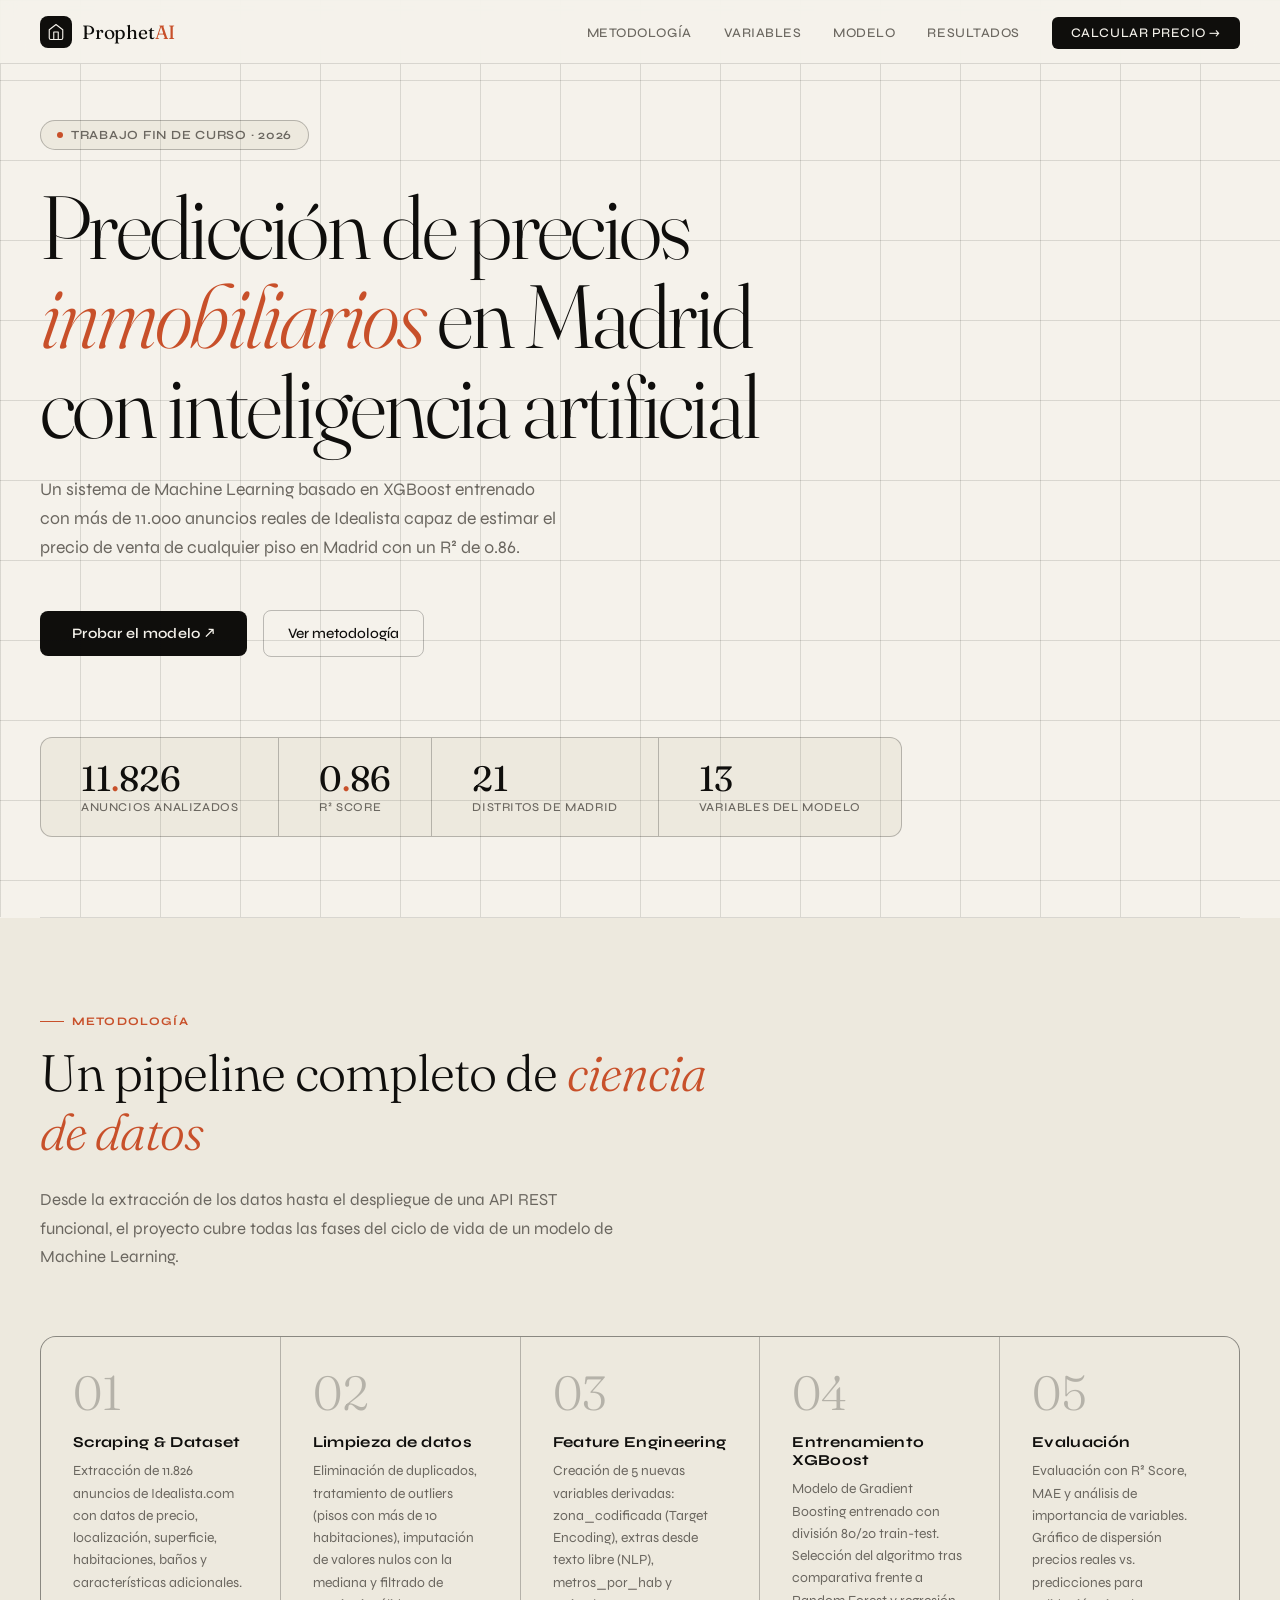
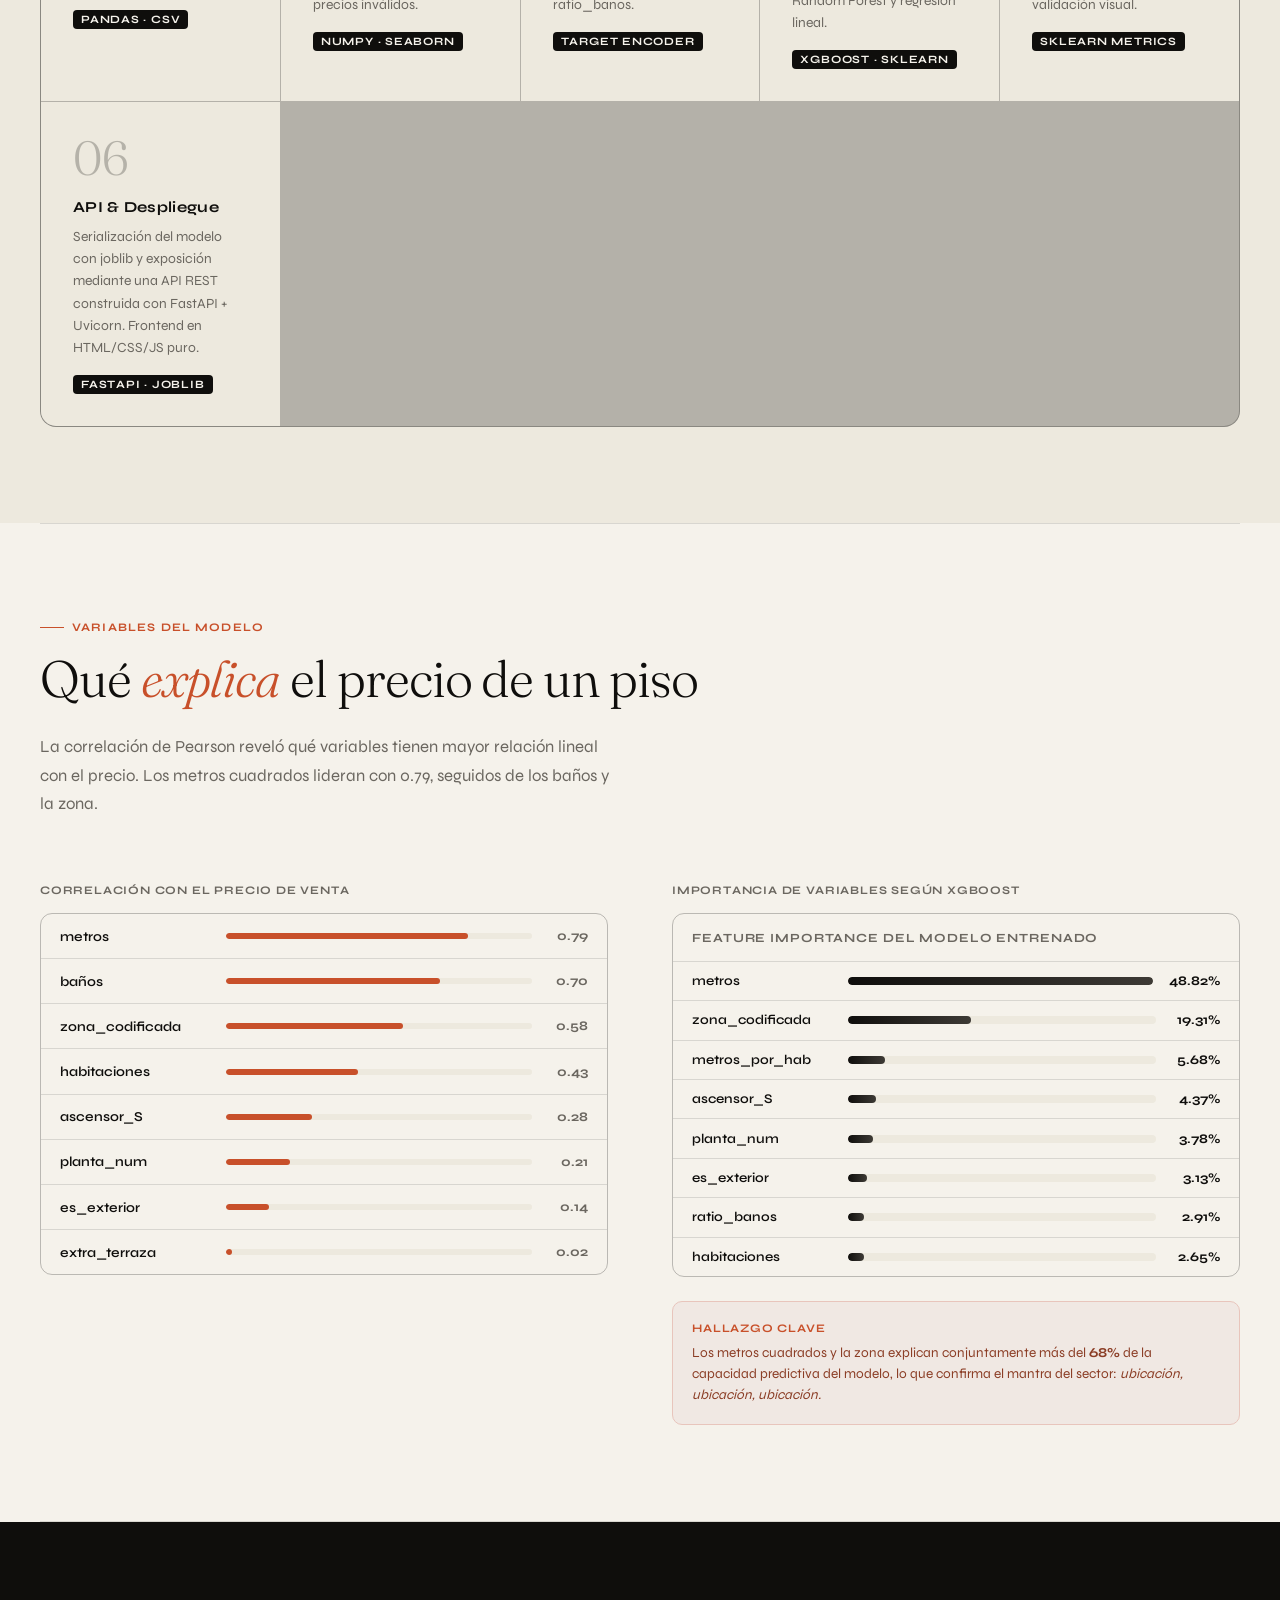
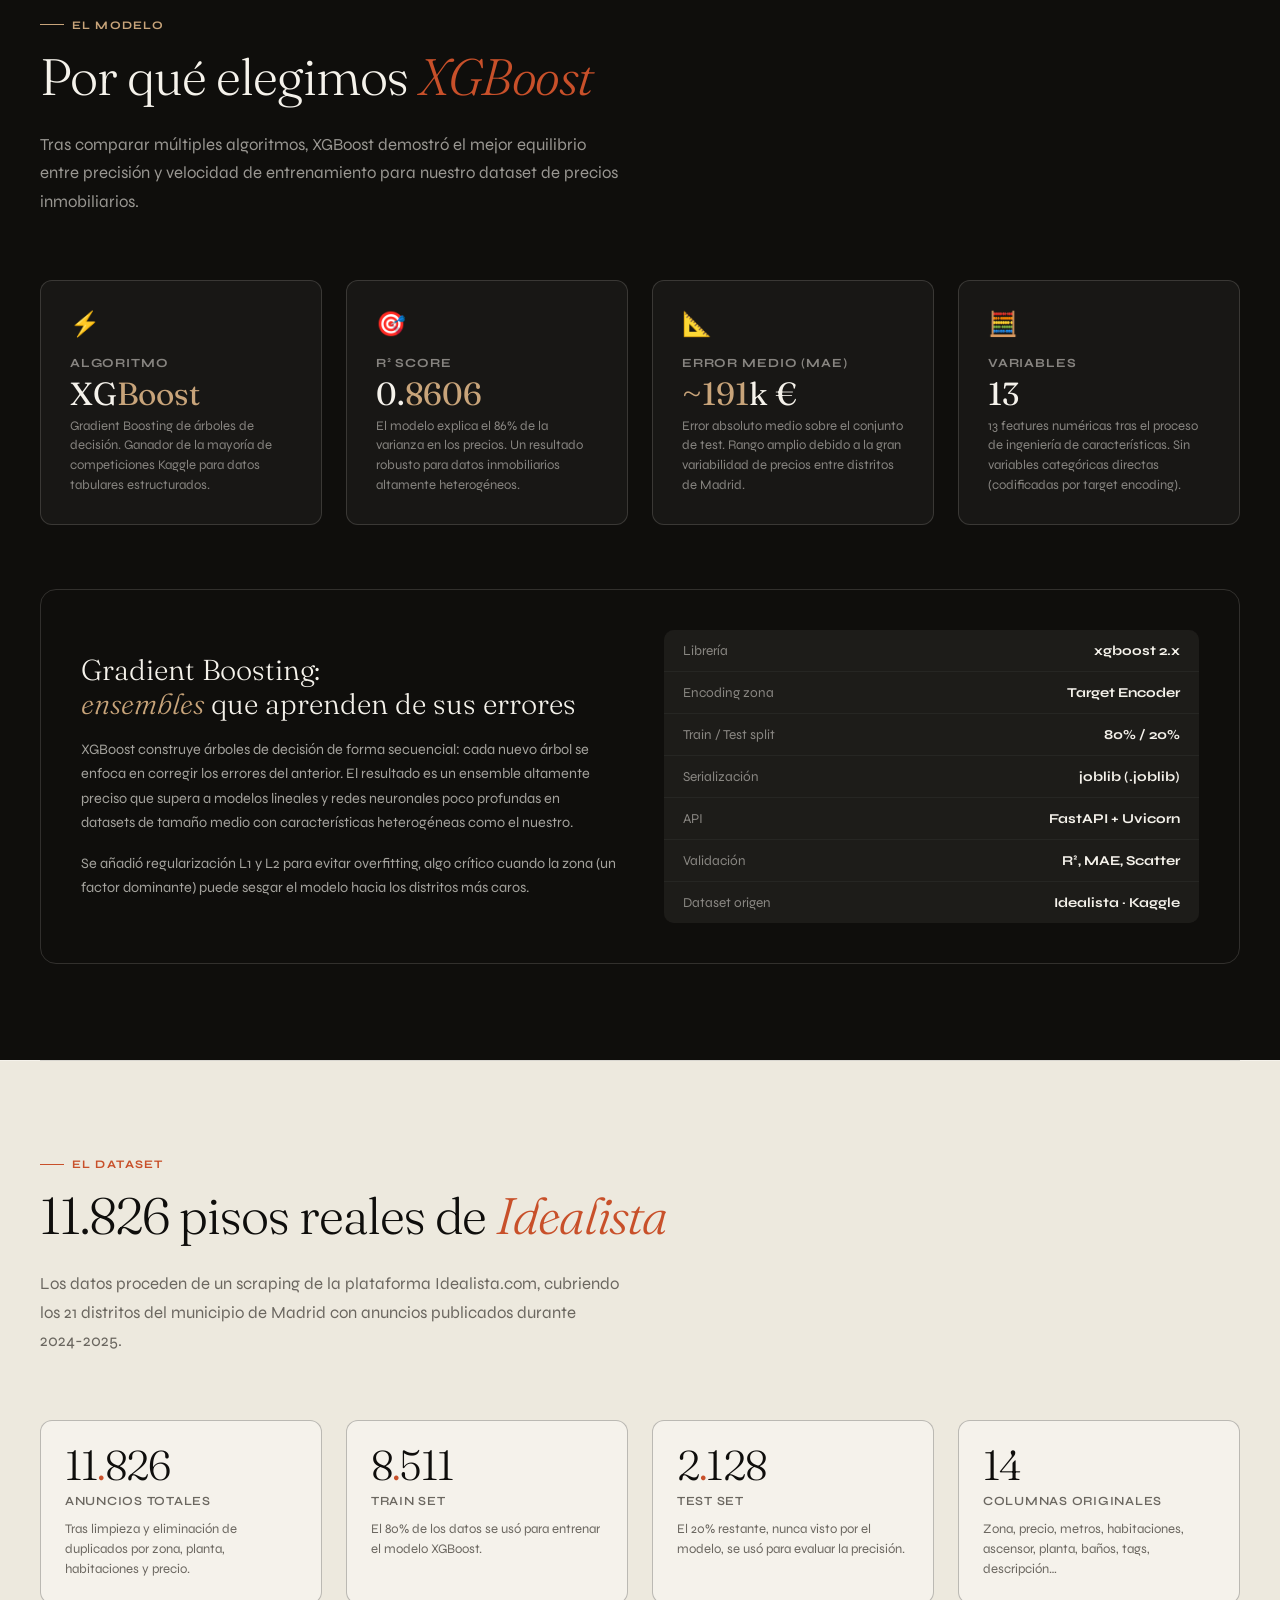
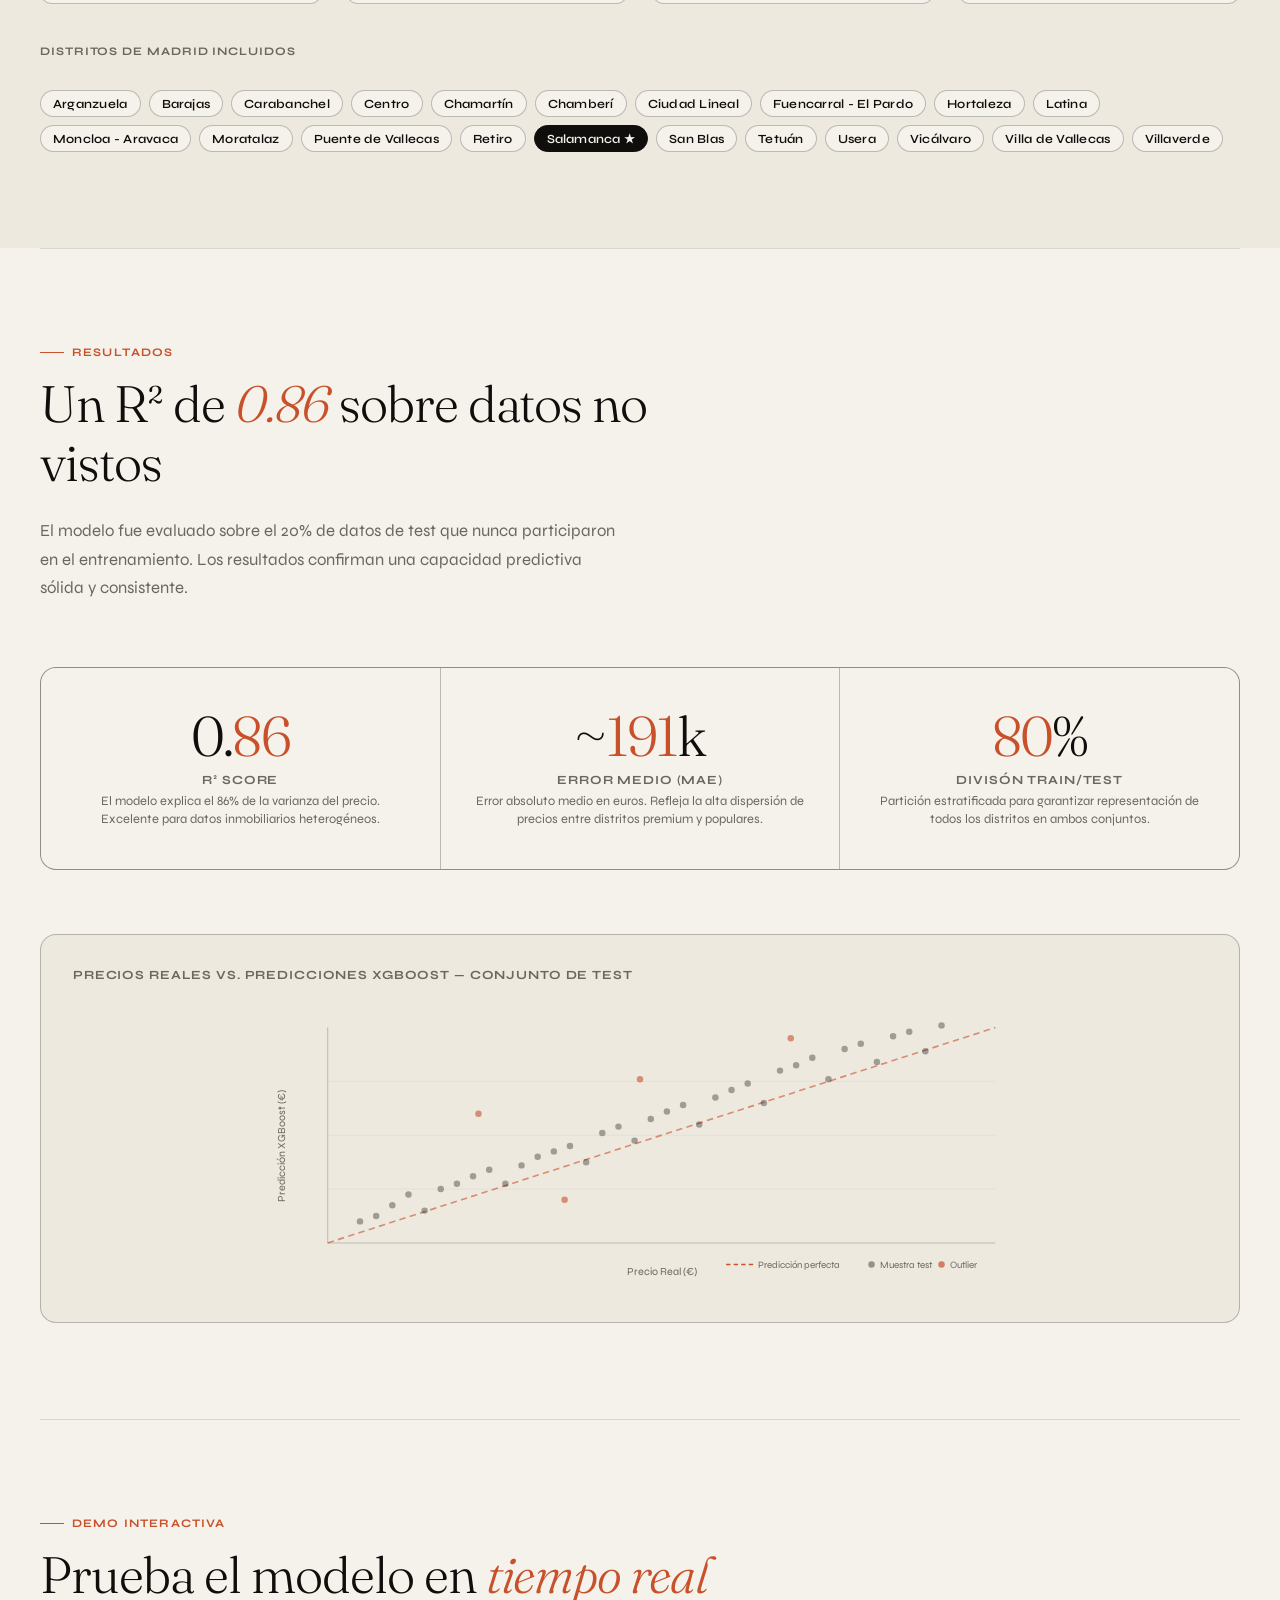
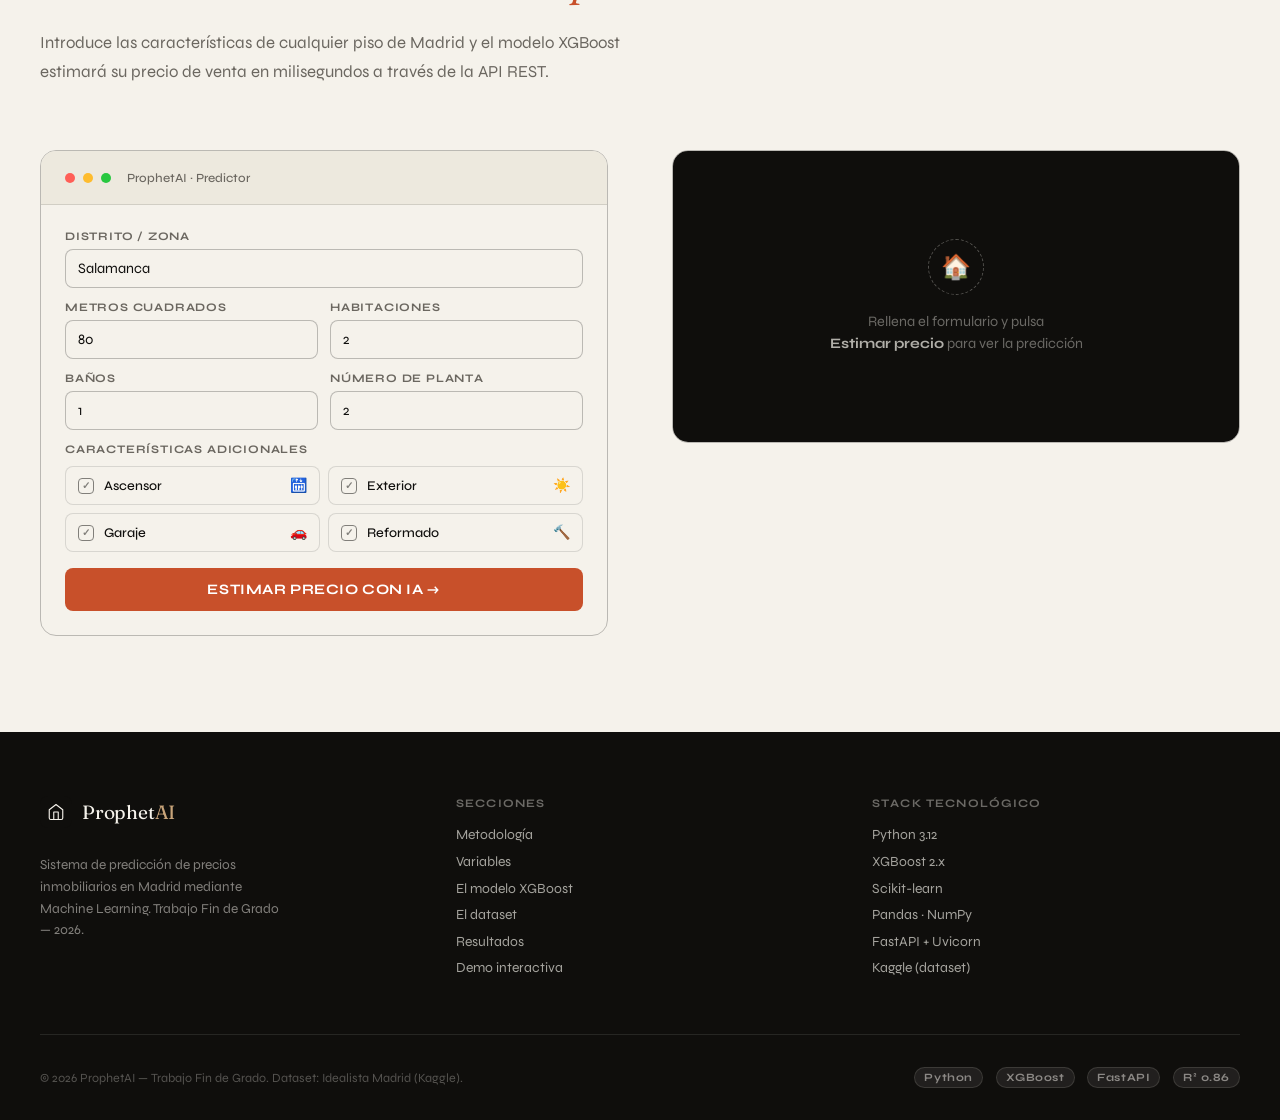
<file: frontend/index.html>
<!DOCTYPE html>
<html lang="es">

<head>
  <meta charset="UTF-8">
  <meta name="viewport" content="width=device-width, initial-scale=1.0">
  <title>ProphetAI — Predicción de Precios Inmobiliarios · Madrid</title>
  <link rel="preconnect" href="https://fonts.googleapis.com">
  <link rel="preconnect" href="https://fonts.gstatic.com" crossorigin>
  <link
    href="https://fonts.googleapis.com/css2?family=Fraunces:ital,wght@0,300;0,400;0,600;1,300;1,400&family=Syne:wght@400;500;600;700&display=swap"
    rel="stylesheet">
  <link rel="stylesheet" href="style.css">
  <link href="https://fonts.googleapis.com/css2?family=Fraunces:ital,opsz,wght@0,9..144,300;0,9..144,400;0,9..144,700;1,9..144,300&family=Syne:wght@400;500;600;700;800&display=swap" rel="stylesheet">
  
</head>

<body>

  <!-- ══ NAV ══════════════════════════════════════════ -->
  <nav>
    <a href="#hero" class="nav-brand">
      <div class="nav-logo">
        <svg viewBox="0 0 24 24" fill="none" xmlns="http://www.w3.org/2000/svg">
          <path d="M3 9l9-7 9 7v11a2 2 0 01-2 2H5a2 2 0 01-2-2z" stroke="#f5f2eb" stroke-width="1.5"
            stroke-linecap="round" stroke-linejoin="round" />
          <path d="M9 22V12h6v10" stroke="#f5f2eb" stroke-width="1.5" stroke-linecap="round" stroke-linejoin="round" />
        </svg>
      </div>
      <span class="brand-name">Prophet<span>AI</span></span>
    </a>
    <ul class="nav-links">
      <li><a href="#metodologia">Metodología</a></li>
      <li><a href="#variables">Variables</a></li>
      <li><a href="#modelo">Modelo</a></li>
      <li><a href="#resultados">Resultados</a></li>
      <li><a href="#calculadora" class="nav-cta">Calcular precio →</a></li>
    </ul>
  </nav>

  <!-- ══ HERO ══════════════════════════════════════════ -->
  <section id="hero">
    <div class="hero-grid-lines"></div>
    <div class="hero-badge">
      <div class="badge-dot"></div>
      Trabajo Fin de Curso · 2026
    </div>
    <h1 class="hero-title">
      Predicción de precios<br><em>inmobiliarios</em> en Madrid<br>con inteligencia artificial
    </h1>
    <p class="hero-subtitle">
      Un sistema de Machine Learning basado en XGBoost entrenado con más de 11.000 anuncios reales de Idealista capaz de
      estimar el precio de venta de cualquier piso en Madrid con un R² de 0.86.
    </p>
    <div class="hero-actions">
      <a href="#calculadora" class="btn-primary">Probar el modelo ↗</a>
      <a href="#metodologia" class="btn-secondary">Ver metodología</a>
    </div>

    <div class="hero-stats">
      <div class="stat-item">
        <div class="stat-num">11<span>.</span>826</div>
        <div class="stat-label">Anuncios analizados</div>
      </div>
      <div class="stat-item">
        <div class="stat-num">0<span>.</span>86</div>
        <div class="stat-label">R² Score</div>
      </div>
      <div class="stat-item">
        <div class="stat-num">21</div>
        <div class="stat-label">Distritos de Madrid</div>
      </div>
      <div class="stat-item">
        <div class="stat-num">13</div>
        <div class="stat-label">Variables del modelo</div>
      </div>
    </div>
  </section>

  <div class="divider"></div>

  <!-- ══ METODOLOGÍA ═══════════════════════════════════ -->
  <section id="metodologia">
    <div class="section-label">Metodología</div>
    <h2 class="section-title">Un pipeline completo de <em>ciencia de datos</em></h2>
    <p class="section-desc">Desde la extracción de los datos hasta el despliegue de una API REST funcional, el proyecto
      cubre todas las fases del ciclo de vida de un modelo de Machine Learning.</p>

    <div class="pipeline fade-in">
      <div class="pipe-step">
        <div class="pipe-num">01</div>
        <div class="pipe-title">Scraping & Dataset</div>
        <div class="pipe-desc">Extracción de 11.826 anuncios de Idealista.com con datos de precio, localización,
          superficie, habitaciones, baños y características adicionales.</div>
        <span class="pipe-tag">Pandas · CSV</span>
      </div>
      <div class="pipe-step">
        <div class="pipe-num">02</div>
        <div class="pipe-title">Limpieza de datos</div>
        <div class="pipe-desc">Eliminación de duplicados, tratamiento de outliers (pisos con más de 10 habitaciones),
          imputación de valores nulos con la mediana y filtrado de precios inválidos.</div>
        <span class="pipe-tag">Numpy · Seaborn</span>
      </div>
      <div class="pipe-step">
        <div class="pipe-num">03</div>
        <div class="pipe-title">Feature Engineering</div>
        <div class="pipe-desc">Creación de 5 nuevas variables derivadas: zona_codificada (Target Encoding), extras desde
          texto libre (NLP), metros_por_hab y ratio_banos.</div>
        <span class="pipe-tag">Target Encoder</span>
      </div>
      <div class="pipe-step">
        <div class="pipe-num">04</div>
        <div class="pipe-title">Entrenamiento XGBoost</div>
        <div class="pipe-desc">Modelo de Gradient Boosting entrenado con división 80/20 train-test. Selección del
          algoritmo tras comparativa frente a Random Forest y regresión lineal.</div>
        <span class="pipe-tag">XGBoost · Sklearn</span>
      </div>
      <div class="pipe-step">
        <div class="pipe-num">05</div>
        <div class="pipe-title">Evaluación</div>
        <div class="pipe-desc">Evaluación con R² Score, MAE y análisis de importancia de variables. Gráfico de
          dispersión precios reales vs. predicciones para validación visual.</div>
        <span class="pipe-tag">Sklearn Metrics</span>
      </div>
      <div class="pipe-step">
        <div class="pipe-num">06</div>
        <div class="pipe-title">API & Despliegue</div>
        <div class="pipe-desc">Serialización del modelo con joblib y exposición mediante una API REST construida con
          FastAPI + Uvicorn. Frontend en HTML/CSS/JS puro.</div>
        <span class="pipe-tag">FastAPI · Joblib</span>
      </div>
    </div>
  </section>

  <div class="divider"></div>

  <!-- ══ VARIABLES ═════════════════════════════════════ -->
  <section id="variables">
    <div class="section-label">Variables del modelo</div>
    <h2 class="section-title">Qué <em>explica</em> el precio de un piso</h2>
    <p class="section-desc">La correlación de Pearson reveló qué variables tienen mayor relación lineal con el precio.
      Los metros cuadrados lideran con 0.79, seguidos de los baños y la zona.</p>

    <div class="vars-layout">
      <div>
        <div
          style="font-size: 0.72rem; font-weight: 700; letter-spacing: 0.07em; text-transform: uppercase; color: var(--muted); margin-bottom: 1rem;">
          Correlación con el precio de venta</div>
        <div class="corr-table fade-in">
          <div class="corr-row">
            <span class="corr-var">metros</span>
            <div class="corr-bar-wrap">
              <div class="corr-bar" style="width: 79%"></div>
            </div>
            <span class="corr-val">0.79</span>
          </div>
          <div class="corr-row">
            <span class="corr-var">baños</span>
            <div class="corr-bar-wrap">
              <div class="corr-bar" style="width: 70%"></div>
            </div>
            <span class="corr-val">0.70</span>
          </div>
          <div class="corr-row">
            <span class="corr-var">zona_codificada</span>
            <div class="corr-bar-wrap">
              <div class="corr-bar" style="width: 58%"></div>
            </div>
            <span class="corr-val">0.58</span>
          </div>
          <div class="corr-row">
            <span class="corr-var">habitaciones</span>
            <div class="corr-bar-wrap">
              <div class="corr-bar" style="width: 43%"></div>
            </div>
            <span class="corr-val">0.43</span>
          </div>
          <div class="corr-row">
            <span class="corr-var">ascensor_S</span>
            <div class="corr-bar-wrap">
              <div class="corr-bar" style="width: 28%"></div>
            </div>
            <span class="corr-val">0.28</span>
          </div>
          <div class="corr-row">
            <span class="corr-var">planta_num</span>
            <div class="corr-bar-wrap">
              <div class="corr-bar" style="width: 21%"></div>
            </div>
            <span class="corr-val">0.21</span>
          </div>
          <div class="corr-row">
            <span class="corr-var">es_exterior</span>
            <div class="corr-bar-wrap">
              <div class="corr-bar" style="width: 14%"></div>
            </div>
            <span class="corr-val">0.14</span>
          </div>
          <div class="corr-row">
            <span class="corr-var">extra_terraza</span>
            <div class="corr-bar-wrap">
              <div class="corr-bar" style="width: 2%"></div>
            </div>
            <span class="corr-val">0.02</span>
          </div>
        </div>
      </div>
      <div>
        <div
          style="font-size: 0.72rem; font-weight: 700; letter-spacing: 0.07em; text-transform: uppercase; color: var(--muted); margin-bottom: 1rem;">
          Importancia de variables según XGBoost</div>
        <div class="importance-chart fade-in">
          <div class="imp-header">Feature importance del modelo entrenado</div>
          <div class="imp-row">
            <span class="imp-var">metros</span>
            <div class="imp-bar-wrap">
              <div class="imp-bar" style="width: 100%"></div>
            </div>
            <span class="imp-pct">48.82%</span>
          </div>
          <div class="imp-row">
            <span class="imp-var">zona_codificada</span>
            <div class="imp-bar-wrap">
              <div class="imp-bar" style="width: 40%"></div>
            </div>
            <span class="imp-pct">19.31%</span>
          </div>
          <div class="imp-row">
            <span class="imp-var">metros_por_hab</span>
            <div class="imp-bar-wrap">
              <div class="imp-bar" style="width: 12%"></div>
            </div>
            <span class="imp-pct">5.68%</span>
          </div>
          <div class="imp-row">
            <span class="imp-var">ascensor_S</span>
            <div class="imp-bar-wrap">
              <div class="imp-bar" style="width: 9%"></div>
            </div>
            <span class="imp-pct">4.37%</span>
          </div>
          <div class="imp-row">
            <span class="imp-var">planta_num</span>
            <div class="imp-bar-wrap">
              <div class="imp-bar" style="width: 8%"></div>
            </div>
            <span class="imp-pct">3.78%</span>
          </div>
          <div class="imp-row">
            <span class="imp-var">es_exterior</span>
            <div class="imp-bar-wrap">
              <div class="imp-bar" style="width: 6%"></div>
            </div>
            <span class="imp-pct">3.13%</span>
          </div>
          <div class="imp-row">
            <span class="imp-var">ratio_banos</span>
            <div class="imp-bar-wrap">
              <div class="imp-bar" style="width: 5%"></div>
            </div>
            <span class="imp-pct">2.91%</span>
          </div>
          <div class="imp-row">
            <span class="imp-var">habitaciones</span>
            <div class="imp-bar-wrap">
              <div class="imp-bar" style="width: 5%"></div>
            </div>
            <span class="imp-pct">2.65%</span>
          </div>
        </div>

        <div
          style="margin-top: 1.5rem; padding: 1.2rem; background: var(--accent-light); border-radius: 10px; border: 1px solid #e8c5bc;">
          <div
            style="font-size: 0.72rem; font-weight: 700; text-transform: uppercase; letter-spacing: 0.07em; color: var(--accent); margin-bottom: 0.4rem;">
            Hallazgo clave</div>
          <p style="font-size: 0.85rem; color: #8b3d25; line-height: 1.55;">Los metros cuadrados y la zona explican
            conjuntamente más del <strong>68%</strong> de la capacidad predictiva del modelo, lo que confirma el mantra
            del sector: <em>ubicación, ubicación, ubicación.</em></p>
        </div>
      </div>
    </div>
  </section>

  <div class="divider"></div>

  <!-- ══ MODELO ════════════════════════════════════════ -->
  <section id="modelo">
    <div class="section-label">El modelo</div>
    <h2 class="section-title">Por qué elegimos <em>XGBoost</em></h2>
    <p class="section-desc">Tras comparar múltiples algoritmos, XGBoost demostró el mejor equilibrio entre precisión y
      velocidad de entrenamiento para nuestro dataset de precios inmobiliarios.</p>

    <div class="model-grid">
      <div class="model-card">
        <div class="model-card-icon">⚡</div>
        <div class="model-card-title">Algoritmo</div>
        <div class="model-card-value">XG<span class="accent">Boost</span></div>
        <div class="model-card-desc">Gradient Boosting de árboles de decisión. Ganador de la mayoría de competiciones
          Kaggle para datos tabulares estructurados.</div>
      </div>
      <div class="model-card">
        <div class="model-card-icon">🎯</div>
        <div class="model-card-title">R² Score</div>
        <div class="model-card-value">0.<span class="accent">8606</span></div>
        <div class="model-card-desc">El modelo explica el 86% de la varianza en los precios. Un resultado robusto para
          datos inmobiliarios altamente heterogéneos.</div>
      </div>
      <div class="model-card">
        <div class="model-card-icon">📐</div>
        <div class="model-card-title">Error medio (MAE)</div>
        <div class="model-card-value"><span class="accent">~191</span>k €</div>
        <div class="model-card-desc">Error absoluto medio sobre el conjunto de test. Rango amplio debido a la gran
          variabilidad de precios entre distritos de Madrid.</div>
      </div>
      <div class="model-card">
        <div class="model-card-icon">🧮</div>
        <div class="model-card-title">Variables</div>
        <div class="model-card-value">13</div>
        <div class="model-card-desc">13 features numéricas tras el proceso de ingeniería de características. Sin
          variables categóricas directas (codificadas por target encoding).</div>
      </div>
    </div>

    <div class="xgb-highlight">
      <div>
        <h3 class="xgb-title">Gradient Boosting:<br><em>ensembles</em> que aprenden de sus errores</h3>
        <p class="xgb-desc">XGBoost construye árboles de decisión de forma secuencial: cada nuevo árbol se enfoca en
          corregir los errores del anterior. El resultado es un ensemble altamente preciso que supera a modelos lineales
          y redes neuronales poco profundas en datasets de tamaño medio con características heterogéneas como el
          nuestro.</p>
        <p class="xgb-desc" style="margin-top: 1rem;">Se añadió regularización L1 y L2 para evitar overfitting, algo
          crítico cuando la zona (un factor dominante) puede sesgar el modelo hacia los distritos más caros.</p>
      </div>
      <div>
        <div class="xgb-params">
          <div class="xgb-param">
            <span class="xgb-param-key">Librería</span>
            <span class="xgb-param-val">xgboost 2.x</span>
          </div>
          <div class="xgb-param">
            <span class="xgb-param-key">Encoding zona</span>
            <span class="xgb-param-val">Target Encoder</span>
          </div>
          <div class="xgb-param">
            <span class="xgb-param-key">Train / Test split</span>
            <span class="xgb-param-val">80% / 20%</span>
          </div>
          <div class="xgb-param">
            <span class="xgb-param-key">Serialización</span>
            <span class="xgb-param-val">joblib (.joblib)</span>
          </div>
          <div class="xgb-param">
            <span class="xgb-param-key">API</span>
            <span class="xgb-param-val">FastAPI + Uvicorn</span>
          </div>
          <div class="xgb-param">
            <span class="xgb-param-key">Validación</span>
            <span class="xgb-param-val">R², MAE, Scatter</span>
          </div>
          <div class="xgb-param">
            <span class="xgb-param-key">Dataset origen</span>
            <span class="xgb-param-val">Idealista · Kaggle</span>
          </div>
        </div>
      </div>
    </div>
  </section>

  <div class="divider"></div>

  <!-- ══ DATOS ════════════════════════════════════════ -->
  <section id="datos">
    <div class="section-label">El dataset</div>
    <h2 class="section-title">11.826 pisos reales de <em>Idealista</em></h2>
    <p class="section-desc">Los datos proceden de un scraping de la plataforma Idealista.com, cubriendo los 21 distritos
      del municipio de Madrid con anuncios publicados durante 2024-2025.</p>

    <div class="data-cards">
      <div class="data-card fade-in">
        <div class="data-card-num">11<span>.</span>826</div>
        <div class="data-card-label">Anuncios totales</div>
        <div class="data-card-sub">Tras limpieza y eliminación de duplicados por zona, planta, habitaciones y precio.
        </div>
      </div>
      <div class="data-card fade-in">
        <div class="data-card-num">8<span>.</span>511</div>
        <div class="data-card-label">Train set</div>
        <div class="data-card-sub">El 80% de los datos se usó para entrenar el modelo XGBoost.</div>
      </div>
      <div class="data-card fade-in">
        <div class="data-card-num">2<span>.</span>128</div>
        <div class="data-card-label">Test set</div>
        <div class="data-card-sub">El 20% restante, nunca visto por el modelo, se usó para evaluar la precisión.</div>
      </div>
      <div class="data-card fade-in">
        <div class="data-card-num">14</div>
        <div class="data-card-label">Columnas originales</div>
        <div class="data-card-sub">Zona, precio, metros, habitaciones, ascensor, planta, baños, tags, descripción…</div>
      </div>
    </div>

    <div style="margin-top: 2.5rem;">
      <div
        style="font-size: 0.72rem; font-weight: 700; letter-spacing: 0.08em; text-transform: uppercase; color: var(--muted); margin-bottom: 0.8rem;">
        Distritos de Madrid incluidos</div>
      <div class="zonas-grid">
        <span class="zona-tag">Arganzuela</span>
        <span class="zona-tag">Barajas</span>
        <span class="zona-tag">Carabanchel</span>
        <span class="zona-tag">Centro</span>
        <span class="zona-tag">Chamartín</span>
        <span class="zona-tag">Chamberí</span>
        <span class="zona-tag">Ciudad Lineal</span>
        <span class="zona-tag">Fuencarral - El Pardo</span>
        <span class="zona-tag">Hortaleza</span>
        <span class="zona-tag">Latina</span>
        <span class="zona-tag">Moncloa - Aravaca</span>
        <span class="zona-tag">Moratalaz</span>
        <span class="zona-tag">Puente de Vallecas</span>
        <span class="zona-tag">Retiro</span>
        <span class="zona-tag" style="background: var(--ink); color: var(--paper); border-color: var(--ink);">Salamanca
          ★</span>
        <span class="zona-tag">San Blas</span>
        <span class="zona-tag">Tetuán</span>
        <span class="zona-tag">Usera</span>
        <span class="zona-tag">Vicálvaro</span>
        <span class="zona-tag">Villa de Vallecas</span>
        <span class="zona-tag">Villaverde</span>
      </div>
    </div>
  </section>

  <div class="divider"></div>

  <!-- ══ RESULTADOS ════════════════════════════════════ -->
  <section id="resultados">
    <div class="section-label">Resultados</div>
    <h2 class="section-title">Un R² de <em>0.86</em> sobre datos no vistos</h2>
    <p class="section-desc">El modelo fue evaluado sobre el 20% de datos de test que nunca participaron en el
      entrenamiento. Los resultados confirman una capacidad predictiva sólida y consistente.</p>

    <div class="metrics-showcase fade-in">
      <div class="metric-block">
        <div class="metric-val">0.<span>86</span></div>
        <div class="metric-name">R² Score</div>
        <div class="metric-note">El modelo explica el 86% de la varianza del precio. Excelente para datos inmobiliarios
          heterogéneos.</div>
      </div>
      <div class="metric-block">
        <div class="metric-val">~<span>191</span>k</div>
        <div class="metric-name">Error medio (MAE)</div>
        <div class="metric-note">Error absoluto medio en euros. Refleja la alta dispersión de precios entre distritos
          premium y populares.</div>
      </div>
      <div class="metric-block">
        <div class="metric-val"><span>80</span>%</div>
        <div class="metric-name">Divisón train/test</div>
        <div class="metric-note">Partición estratificada para garantizar representación de todos los distritos en ambos
          conjuntos.</div>
      </div>
    </div>

    <div class="scatter-visual fade-in">
      <div class="scatter-title">Precios reales vs. predicciones XGBoost — conjunto de test</div>
      <svg class="scatter-svg" viewBox="0 0 700 260" xmlns="http://www.w3.org/2000/svg">
        <!-- Axes -->
        <line x1="60" y1="20" x2="60" y2="220" stroke="#0f0e0c" stroke-width="1" opacity="0.2" />
        <line x1="60" y1="220" x2="680" y2="220" stroke="#0f0e0c" stroke-width="1" opacity="0.2" />
        <!-- Perfect line -->
        <line x1="60" y1="220" x2="680" y2="20" stroke="#c8502a" stroke-width="1.5" stroke-dasharray="6,4"
          opacity="0.6" />
        <!-- Grid lines -->
        <line x1="60" y1="170" x2="680" y2="170" stroke="#0f0e0c" stroke-width="0.5" opacity="0.08" />
        <line x1="60" y1="120" x2="680" y2="120" stroke="#0f0e0c" stroke-width="0.5" opacity="0.08" />
        <line x1="60" y1="70" x2="680" y2="70" stroke="#0f0e0c" stroke-width="0.5" opacity="0.08" />
        <!-- Axis labels -->
        <text x="370" y="250" text-anchor="middle" font-family="Syne, sans-serif" font-size="10" fill="#6b6760">Precio
          Real (€)</text>
        <text x="20" y="130" text-anchor="middle" font-family="Syne, sans-serif" font-size="10" fill="#6b6760"
          transform="rotate(-90, 20, 130)">Predicción XGBoost (€)</text>
        <!-- Scatter points - simulated realistic distribution around the diagonal -->
        <circle cx="90" cy="200" r="3" fill="#0f0e0c" opacity="0.35" />
        <circle cx="105" cy="195" r="3" fill="#0f0e0c" opacity="0.35" />
        <circle cx="120" cy="185" r="3" fill="#0f0e0c" opacity="0.35" />
        <circle cx="135" cy="175" r="3" fill="#0f0e0c" opacity="0.35" />
        <circle cx="150" cy="190" r="3" fill="#0f0e0c" opacity="0.35" />
        <circle cx="165" cy="170" r="3" fill="#0f0e0c" opacity="0.35" />
        <circle cx="180" cy="165" r="3" fill="#0f0e0c" opacity="0.35" />
        <circle cx="195" cy="158" r="3" fill="#0f0e0c" opacity="0.35" />
        <circle cx="210" cy="152" r="3" fill="#0f0e0c" opacity="0.35" />
        <circle cx="225" cy="165" r="3" fill="#0f0e0c" opacity="0.35" />
        <circle cx="240" cy="148" r="3" fill="#0f0e0c" opacity="0.35" />
        <circle cx="255" cy="140" r="3" fill="#0f0e0c" opacity="0.35" />
        <circle cx="270" cy="135" r="3" fill="#0f0e0c" opacity="0.35" />
        <circle cx="285" cy="130" r="3" fill="#0f0e0c" opacity="0.35" />
        <circle cx="300" cy="145" r="3" fill="#0f0e0c" opacity="0.35" />
        <circle cx="315" cy="118" r="3" fill="#0f0e0c" opacity="0.35" />
        <circle cx="330" cy="112" r="3" fill="#0f0e0c" opacity="0.35" />
        <circle cx="345" cy="125" r="3" fill="#0f0e0c" opacity="0.35" />
        <circle cx="360" cy="105" r="3" fill="#0f0e0c" opacity="0.35" />
        <circle cx="375" cy="98" r="3" fill="#0f0e0c" opacity="0.35" />
        <circle cx="390" cy="92" r="3" fill="#0f0e0c" opacity="0.35" />
        <circle cx="405" cy="110" r="3" fill="#0f0e0c" opacity="0.35" />
        <circle cx="420" cy="85" r="3" fill="#0f0e0c" opacity="0.35" />
        <circle cx="435" cy="78" r="3" fill="#0f0e0c" opacity="0.35" />
        <circle cx="450" cy="72" r="3" fill="#0f0e0c" opacity="0.35" />
        <circle cx="465" cy="90" r="3" fill="#0f0e0c" opacity="0.35" />
        <circle cx="480" cy="60" r="3" fill="#0f0e0c" opacity="0.35" />
        <circle cx="495" cy="55" r="3" fill="#0f0e0c" opacity="0.35" />
        <circle cx="510" cy="48" r="3" fill="#0f0e0c" opacity="0.35" />
        <circle cx="525" cy="68" r="3" fill="#0f0e0c" opacity="0.35" />
        <circle cx="540" cy="40" r="3" fill="#0f0e0c" opacity="0.35" />
        <circle cx="555" cy="35" r="3" fill="#0f0e0c" opacity="0.35" />
        <circle cx="570" cy="52" r="3" fill="#0f0e0c" opacity="0.35" />
        <circle cx="585" cy="28" r="3" fill="#0f0e0c" opacity="0.35" />
        <circle cx="600" cy="24" r="3" fill="#0f0e0c" opacity="0.35" />
        <circle cx="615" cy="42" r="3" fill="#0f0e0c" opacity="0.35" />
        <circle cx="630" cy="18" r="3" fill="#0f0e0c" opacity="0.35" />
        <!-- A few outlier points in accent -->
        <circle cx="200" cy="100" r="3" fill="#c8502a" opacity="0.6" />
        <circle cx="350" cy="68" r="3" fill="#c8502a" opacity="0.6" />
        <circle cx="490" cy="30" r="3" fill="#c8502a" opacity="0.6" />
        <circle cx="280" cy="180" r="3" fill="#c8502a" opacity="0.6" />
        <!-- Legend -->
        <line x1="430" y1="240" x2="455" y2="240" stroke="#c8502a" stroke-width="1.5" stroke-dasharray="4,3" />
        <text x="460" y="243" font-family="Syne, sans-serif" font-size="9" fill="#6b6760">Predicción perfecta</text>
        <circle cx="565" cy="240" r="3" fill="#0f0e0c" opacity="0.4" />
        <text x="573" y="243" font-family="Syne, sans-serif" font-size="9" fill="#6b6760">Muestra test</text>
        <circle cx="630" cy="240" r="3" fill="#c8502a" opacity="0.7" />
        <text x="638" y="243" font-family="Syne, sans-serif" font-size="9" fill="#6b6760">Outlier</text>
      </svg>
    </div>
  </section>

  <div class="divider"></div>

  <!-- ══ CALCULADORA ═══════════════════════════════════ -->
  <section id="calculadora">
    <div class="section-label">Demo interactiva</div>
    <h2 class="section-title">Prueba el modelo en <em>tiempo real</em></h2>
    <p class="section-desc">Introduce las características de cualquier piso de Madrid y el modelo XGBoost estimará su
      precio de venta en milisegundos a través de la API REST.</p>

    <div class="calc-wrapper">
      <!-- Form -->
      <div>
        <div class="calc-form-card">
          <div class="calc-form-header">
            <div class="form-dot dot-red"></div>
            <div class="form-dot dot-yellow"></div>
            <div class="form-dot dot-green"></div>
            <span style="font-size: 0.78rem; color: var(--muted); margin-left: 8px; font-weight: 500;">ProphetAI ·
              Predictor</span>
          </div>
          <div class="calc-form-body">
            <div class="form-grid">
              <div class="form-field full">
                <label class="form-label">Distrito / Zona</label>
                <select id="zona" class="form-input">
                  <option value="arganzuela">Arganzuela</option>
                  <option value="barajas">Barajas</option>
                  <option value="carabanchel">Carabanchel</option>
                  <option value="centro">Centro</option>
                  <option value="chamartin">Chamartín</option>
                  <option value="chamberi">Chamberí</option>
                  <option value="ciudad-lineal">Ciudad Lineal</option>
                  <option value="fuencarral-el-pardo">Fuencarral - El Pardo</option>
                  <option value="hortaleza">Hortaleza</option>
                  <option value="latina">Latina</option>
                  <option value="moncloa-aravaca">Moncloa - Aravaca</option>
                  <option value="moratalaz">Moratalaz</option>
                  <option value="puente-de-vallecas">Puente de Vallecas</option>
                  <option value="retiro">Retiro</option>
                  <option value="salamanca" selected>Salamanca</option>
                  <option value="san-blas">San Blas</option>
                  <option value="tetuan">Tetuán</option>
                  <option value="usera">Usera</option>
                  <option value="vicalvaro">Vicálvaro</option>
                  <option value="villa-de-vallecas">Villa de Vallecas</option>
                  <option value="villaverde">Villaverde</option>
                </select>
              </div>
              <div class="form-field">
                <label class="form-label">Metros cuadrados</label>
                <input type="number" id="metros" value="80" min="20" max="500" class="form-input">
              </div>
              <div class="form-field">
                <label class="form-label">Habitaciones</label>
                <input type="number" id="habitaciones" value="2" min="1" max="9" class="form-input">
              </div>
              <div class="form-field">
                <label class="form-label">Baños</label>
                <input type="number" id="banos" value="1" min="1" max="5" class="form-input">
              </div>
              <div class="form-field">
                <label class="form-label">Número de planta</label>
                <input type="number" id="planta" value="2" min="0" max="30" class="form-input">
              </div>
            </div>

            <div
              style="font-size: 0.72rem; font-weight: 700; letter-spacing: 0.07em; text-transform: uppercase; color: var(--muted); margin-bottom: 10px;">
              Características adicionales</div>
            <div class="toggles-wrap">
              <div class="toggle-card" data-id="ascensor">
                <div class="toggle-cb">✓</div>
                <span class="toggle-text">Ascensor</span>
                <span class="toggle-icon" style="font-size: 14px;">🛗</span>
              </div>
              <div class="toggle-card" data-id="exterior">
                <div class="toggle-cb">✓</div>
                <span class="toggle-text">Exterior</span>
                <span class="toggle-icon" style="font-size: 14px;">☀️</span>
              </div>
              <div class="toggle-card" data-id="garaje">
                <div class="toggle-cb">✓</div>
                <span class="toggle-text">Garaje</span>
                <span class="toggle-icon" style="font-size: 14px;">🚗</span>
              </div>
              <div class="toggle-card" data-id="reformado">
                <div class="toggle-cb">✓</div>
                <span class="toggle-text">Reformado</span>
                <span class="toggle-icon" style="font-size: 14px;">🔨</span>
              </div>
            </div>

            <button class="btn-calc" id="calcBtn" onclick="calcular()">Estimar precio con IA →</button>
            <div class="error-box" id="errorBox"></div>
          </div>
        </div>
      </div>

      <!-- Result panel -->
      <div>
        <div class="result-panel">
          <div class="result-hero">
            <div id="resultContent" class="result-placeholder">
              <div class="placeholder-icon">🏠</div>
              <p class="placeholder-text">Rellena el formulario y pulsa<br><strong
                  style="color: rgba(245,242,235,0.7);">Estimar precio</strong> para ver la predicción</p>
            </div>
          </div>
          <div class="result-body" id="resultBody" style="display: none;">
            <div class="result-meta-grid">
              <div class="meta-card">
                <div class="meta-card-label">Zona</div>
                <div class="meta-card-val" id="metaZona">—</div>
              </div>
              <div class="meta-card">
                <div class="meta-card-label">Superficie</div>
                <div class="meta-card-val" id="metaMetros">—</div>
              </div>
              <div class="meta-card">
                <div class="meta-card-label">Habitaciones</div>
                <div class="meta-card-val" id="metaHabs">—</div>
              </div>
              <div class="meta-card">
                <div class="meta-card-label">Planta</div>
                <div class="meta-card-val" id="metaPlanta">—</div>
              </div>
            </div>
            <p class="result-disclaimer">Estimación generada por el modelo XGBoost entrenado sobre datos de Idealista.
              No constituye una tasación oficial.</p>
          </div>
        </div>
      </div>
    </div>
  </section>

  <!-- ══ FOOTER ════════════════════════════════════════ -->
  <footer>
    <div class="footer-top">
      <div class="footer-brand">
        <a href="#hero" class="nav-brand" style="margin-bottom: 0.8rem; display: inline-flex;">
          <div class="nav-logo">
            <svg viewBox="0 0 24 24" fill="none" xmlns="http://www.w3.org/2000/svg">
              <path d="M3 9l9-7 9 7v11a2 2 0 01-2 2H5a2 2 0 01-2-2z" stroke="#f5f2eb" stroke-width="1.5"
                stroke-linecap="round" stroke-linejoin="round" />
              <path d="M9 22V12h6v10" stroke="#f5f2eb" stroke-width="1.5" stroke-linecap="round"
                stroke-linejoin="round" />
            </svg>
          </div>
          <span class="brand-name" style="color: var(--paper);">Prophet<span style="color: #c8a47a;">AI</span></span>
        </a>
        <p>Sistema de predicción de precios inmobiliarios en Madrid mediante Machine Learning. Trabajo Fin de Grado —
          2026.</p>
      </div>
      <div class="footer-col">
        <h4>Secciones</h4>
        <ul>
          <li><a href="#metodologia" style="color: inherit; text-decoration: none;">Metodología</a></li>
          <li><a href="#variables" style="color: inherit; text-decoration: none;">Variables</a></li>
          <li><a href="#modelo" style="color: inherit; text-decoration: none;">El modelo XGBoost</a></li>
          <li><a href="#datos" style="color: inherit; text-decoration: none;">El dataset</a></li>
          <li><a href="#resultados" style="color: inherit; text-decoration: none;">Resultados</a></li>
          <li><a href="#calculadora" style="color: inherit; text-decoration: none;">Demo interactiva</a></li>
        </ul>
      </div>
      <div class="footer-col">
        <h4>Stack tecnológico</h4>
        <ul>
          <li>Python 3.12</li>
          <li>XGBoost 2.x</li>
          <li>Scikit-learn</li>
          <li>Pandas · NumPy</li>
          <li>FastAPI + Uvicorn</li>
          <li>Kaggle (dataset)</li>
        </ul>
      </div>
    </div>
    <div class="footer-bottom">
      <span>© 2026 ProphetAI — Trabajo Fin de Grado. Dataset: Idealista Madrid (Kaggle).</span>
      <div class="footer-tech-stack">
        <span class="tech-pill">Python</span>
        <span class="tech-pill">XGBoost</span>
        <span class="tech-pill">FastAPI</span>
        <span class="tech-pill">R² 0.86</span>
      </div>
    </div>
  </footer>

 <script src="script.js"></script>
</body>

</html>
</file>
<file: frontend/style.css>
*,
    *::before,
    *::after {
      box-sizing: border-box;
      margin: 0;
      padding: 0;
    }

    :root {
      --ink: #0f0e0c;
      --paper: #f5f2eb;
      --cream: #ede9de;
      --accent: #c8502a;
      --accent-light: #f0e8e3;
      --muted: #6b6760;
      --border: rgba(15, 14, 12, 0.12);
      --border-strong: rgba(15, 14, 12, 0.25);
    }

    html {
      scroll-behavior: smooth;
    }

    body {
      font-family: 'Syne', sans-serif;
      background: var(--paper);
      color: var(--ink);
      overflow-x: hidden;
    }

    /* ── NAV ───────────────────────────────────────── */
    nav {
      position: fixed;
      top: 0;
      left: 0;
      right: 0;
      z-index: 100;
      background: rgba(245, 242, 235, 0.92);
      backdrop-filter: blur(12px);
      border-bottom: 1px solid var(--border);
      padding: 0 2.5rem;
      height: 64px;
      display: flex;
      align-items: center;
      justify-content: space-between;
    }

    .nav-brand {
      display: flex;
      align-items: center;
      gap: 10px;
      text-decoration: none;
      color: var(--ink);
    }

    .nav-logo {
      width: 32px;
      height: 32px;
      background: var(--ink);
      border-radius: 8px;
      display: flex;
      align-items: center;
      justify-content: center;
    }

    .nav-logo svg {
      width: 18px;
      height: 18px;
    }

    .brand-name {
      font-family: 'Fraunces', Georgia, serif;
      font-size: 1.2rem;
      font-weight: 400;
      letter-spacing: -0.01em;
    }

    .brand-name span {
      color: var(--accent);
    }

    .nav-links {
      display: flex;
      align-items: center;
      gap: 2rem;
      list-style: none;
    }

    .nav-links a {
      text-decoration: none;
      color: var(--muted);
      font-size: 0.82rem;
      font-weight: 500;
      letter-spacing: 0.04em;
      text-transform: uppercase;
      transition: color 0.2s;
    }

    .nav-links a:hover {
      color: var(--ink);
    }

    .nav-cta {
      background: var(--ink) !important;
      color: var(--paper) !important;
      padding: 0.5rem 1.2rem;
      border-radius: 6px;
    }

    .nav-cta:hover {
      opacity: 0.85;
    }

    /* ── HERO ──────────────────────────────────────── */
    #hero {
      min-height: 100vh;
      padding: 120px 2.5rem 80px;
      display: flex;
      flex-direction: column;
      justify-content: center;
      position: relative;
      overflow: hidden;
    }

    .hero-grid-lines {
      position: absolute;
      inset: 0;
      background-image:
        linear-gradient(var(--border) 1px, transparent 1px),
        linear-gradient(90deg, var(--border) 1px, transparent 1px);
      background-size: 80px 80px;
      pointer-events: none;
    }

    .hero-badge {
      display: inline-flex;
      align-items: center;
      gap: 8px;
      background: var(--cream);
      border: 1px solid var(--border-strong);
      padding: 0.4rem 1rem;
      border-radius: 100px;
      font-size: 0.78rem;
      font-weight: 600;
      letter-spacing: 0.06em;
      text-transform: uppercase;
      color: var(--muted);
      margin-bottom: 2rem;
      width: fit-content;
    }

    .badge-dot {
      width: 6px;
      height: 6px;
      border-radius: 50%;
      background: var(--accent);
      animation: pulse 2s infinite;
    }

    @keyframes pulse {

      0%,
      100% {
        opacity: 1;
        transform: scale(1);
      }

      50% {
        opacity: 0.6;
        transform: scale(0.8);
      }
    }

    .hero-title {
      font-family: 'Fraunces', Georgia, serif;
      font-size: clamp(3rem, 7vw, 6.5rem);
      font-weight: 300;
      line-height: 1.0;
      letter-spacing: -0.03em;
      max-width: 900px;
      margin-bottom: 1.5rem;
      position: relative;
    }

    .hero-title em {
      font-style: italic;
      color: var(--accent);
    }

    .hero-subtitle {
      font-size: 1.1rem;
      color: var(--muted);
      max-width: 520px;
      line-height: 1.65;
      margin-bottom: 3rem;
      font-weight: 400;
    }

    .hero-actions {
      display: flex;
      gap: 1rem;
      align-items: center;
      flex-wrap: wrap;
    }

    .btn-primary {
      background: var(--ink);
      color: var(--paper);
      padding: 0.9rem 2rem;
      border-radius: 8px;
      text-decoration: none;
      font-size: 0.9rem;
      font-weight: 600;
      letter-spacing: 0.02em;
      transition: opacity 0.2s, transform 0.1s;
      display: inline-flex;
      align-items: center;
      gap: 8px;
    }

    .btn-primary:hover {
      opacity: 0.85;
      transform: translateY(-1px);
    }

    .btn-secondary {
      color: var(--ink);
      padding: 0.9rem 1.5rem;
      text-decoration: none;
      font-size: 0.9rem;
      font-weight: 500;
      border: 1px solid var(--border-strong);
      border-radius: 8px;
      transition: background 0.2s;
    }

    .btn-secondary:hover {
      background: var(--cream);
    }

    .hero-stats {
      display: flex;
      gap: 0;
      margin-top: 5rem;
      border: 1px solid var(--border-strong);
      border-radius: 12px;
      overflow: hidden;
      width: fit-content;
      background: var(--cream);
    }

    .stat-item {
      padding: 1.4rem 2.5rem;
      border-right: 1px solid var(--border-strong);
    }

    .stat-item:last-child {
      border-right: none;
    }

    .stat-num {
      font-family: 'Fraunces', Georgia, serif;
      font-size: 2.2rem;
      font-weight: 400;
      color: var(--ink);
      line-height: 1;
    }

    .stat-num span {
      color: var(--accent);
    }

    .stat-label {
      font-size: 0.75rem;
      color: var(--muted);
      text-transform: uppercase;
      letter-spacing: 0.05em;
      margin-top: 4px;
      font-weight: 500;
    }

    /* ── SECTION SHELL ─────────────────────────────── */
    section {
      padding: 6rem 2.5rem;
    }

    .section-label {
      font-size: 0.72rem;
      font-weight: 700;
      letter-spacing: 0.1em;
      text-transform: uppercase;
      color: var(--accent);
      margin-bottom: 1rem;
      display: flex;
      align-items: center;
      gap: 8px;
    }

    .section-label::before {
      content: '';
      width: 24px;
      height: 1px;
      background: var(--accent);
    }

    .section-title {
      font-family: 'Fraunces', Georgia, serif;
      font-size: clamp(2rem, 4vw, 3.2rem);
      font-weight: 300;
      letter-spacing: -0.02em;
      line-height: 1.15;
      max-width: 700px;
      margin-bottom: 1.5rem;
    }

    .section-title em {
      font-style: italic;
      color: var(--accent);
    }

    .section-desc {
      color: var(--muted);
      font-size: 1.05rem;
      line-height: 1.7;
      max-width: 580px;
    }

    /* ── DIVIDER ───────────────────────────────────── */
    .divider {
      height: 1px;
      background: var(--border);
      margin: 0 2.5rem;
    }

    /* ── PIPELINE / METHODOLOGY ────────────────────── */
    #metodologia {
      background: var(--cream);
    }

    .pipeline {
      display: grid;
      grid-template-columns: repeat(auto-fit, minmax(220px, 1fr));
      gap: 1px;
      background: var(--border-strong);
      border: 1px solid var(--border-strong);
      border-radius: 16px;
      overflow: hidden;
      margin-top: 4rem;
    }

    .pipe-step {
      background: var(--cream);
      padding: 2rem;
      transition: background 0.2s;
    }

    .pipe-step:hover {
      background: #e8e4d8;
    }

    .pipe-num {
      font-family: 'Fraunces', Georgia, serif;
      font-size: 3rem;
      font-weight: 300;
      color: var(--border-strong);
      line-height: 1;
      margin-bottom: 1rem;
    }

    .pipe-title {
      font-weight: 700;
      font-size: 0.95rem;
      letter-spacing: 0.02em;
      margin-bottom: 0.6rem;
    }

    .pipe-desc {
      font-size: 0.87rem;
      color: var(--muted);
      line-height: 1.6;
    }

    .pipe-tag {
      display: inline-block;
      margin-top: 1rem;
      font-size: 0.7rem;
      font-weight: 700;
      letter-spacing: 0.07em;
      text-transform: uppercase;
      background: var(--ink);
      color: var(--paper);
      padding: 3px 8px;
      border-radius: 4px;
    }

    /* ── VARIABLES ─────────────────────────────────── */
    #variables {
      background: var(--paper);
    }

    .vars-layout {
      display: grid;
      grid-template-columns: 1fr 1fr;
      gap: 4rem;
      margin-top: 4rem;
      align-items: start;
    }

    .corr-table {
      border: 1px solid var(--border-strong);
      border-radius: 12px;
      overflow: hidden;
    }

    .corr-row {
      display: flex;
      align-items: center;
      padding: 0.85rem 1.2rem;
      border-bottom: 1px solid var(--border);
      gap: 1rem;
    }

    .corr-row:last-child {
      border-bottom: none;
    }

    .corr-var {
      font-size: 0.85rem;
      font-weight: 600;
      min-width: 150px;
      font-family: 'Syne', sans-serif;
    }

    .corr-bar-wrap {
      flex: 1;
      height: 6px;
      background: var(--cream);
      border-radius: 3px;
      overflow: hidden;
    }

    .corr-bar {
      height: 100%;
      background: var(--accent);
      border-radius: 3px;
      transition: width 1s ease;
    }

    .corr-val {
      font-size: 0.82rem;
      font-weight: 700;
      color: var(--muted);
      min-width: 40px;
      text-align: right;
    }

    .importance-chart {
      border: 1px solid var(--border-strong);
      border-radius: 12px;
      overflow: hidden;
    }

    .imp-header {
      padding: 1rem 1.2rem;
      border-bottom: 1px solid var(--border);
      font-size: 0.78rem;
      font-weight: 700;
      letter-spacing: 0.07em;
      text-transform: uppercase;
      color: var(--muted);
    }

    .imp-row {
      display: flex;
      align-items: center;
      padding: 0.7rem 1.2rem;
      border-bottom: 1px solid var(--border);
      gap: 1rem;
    }

    .imp-row:last-child {
      border-bottom: none;
    }

    .imp-var {
      font-size: 0.83rem;
      font-weight: 600;
      min-width: 140px;
    }

    .imp-bar-wrap {
      flex: 1;
      height: 8px;
      background: var(--cream);
      border-radius: 4px;
      overflow: hidden;
    }

    .imp-bar {
      height: 100%;
      background: linear-gradient(90deg, var(--ink), #3d3a35);
      border-radius: 4px;
    }

    .imp-pct {
      font-size: 0.82rem;
      font-weight: 700;
      min-width: 48px;
      text-align: right;
    }

    /* ── MODEL CARD ────────────────────────────────── */
    #modelo {
      background: var(--ink);
      color: var(--paper);
    }

    #modelo .section-label {
      color: #c8a47a;
    }

    #modelo .section-label::before {
      background: #c8a47a;
    }

    #modelo .section-title {
      color: var(--paper);
    }

    #modelo .section-desc {
      color: rgba(245, 242, 235, 0.6);
    }

    .model-grid {
      display: grid;
      grid-template-columns: repeat(auto-fit, minmax(240px, 1fr));
      gap: 1.5rem;
      margin-top: 4rem;
    }

    .model-card {
      border: 1px solid rgba(245, 242, 235, 0.15);
      border-radius: 12px;
      padding: 1.8rem;
      background: rgba(245, 242, 235, 0.04);
      transition: background 0.2s;
    }

    .model-card:hover {
      background: rgba(245, 242, 235, 0.08);
    }

    .model-card-icon {
      font-size: 1.5rem;
      margin-bottom: 1rem;
    }

    .model-card-title {
      font-size: 0.78rem;
      font-weight: 700;
      letter-spacing: 0.07em;
      text-transform: uppercase;
      color: rgba(245, 242, 235, 0.5);
      margin-bottom: 0.5rem;
    }

    .model-card-value {
      font-family: 'Fraunces', Georgia, serif;
      font-size: 2rem;
      font-weight: 400;
      color: var(--paper);
      line-height: 1;
      margin-bottom: 0.4rem;
    }

    .model-card-value .accent {
      color: #c8a47a;
    }

    .model-card-desc {
      font-size: 0.82rem;
      color: rgba(245, 242, 235, 0.5);
      line-height: 1.5;
    }

    .xgb-highlight {
      margin-top: 4rem;
      border: 1px solid rgba(245, 242, 235, 0.15);
      border-radius: 16px;
      padding: 2.5rem;
      display: grid;
      grid-template-columns: 1fr 1fr;
      gap: 3rem;
      align-items: center;
    }

    .xgb-title {
      font-family: 'Fraunces', Georgia, serif;
      font-size: 1.8rem;
      font-weight: 300;
      line-height: 1.2;
      margin-bottom: 1rem;
    }

    .xgb-title em {
      font-style: italic;
      color: #c8a47a;
    }

    .xgb-desc {
      font-size: 0.9rem;
      line-height: 1.7;
      color: rgba(245, 242, 235, 0.65);
    }

    .xgb-params {
      display: flex;
      flex-direction: column;
      gap: 1px;
      background: rgba(245, 242, 235, 0.1);
      border-radius: 10px;
      overflow: hidden;
    }

    .xgb-param {
      display: flex;
      justify-content: space-between;
      padding: 0.75rem 1.2rem;
      background: rgba(15, 14, 12, 0.4);
      font-size: 0.85rem;
    }

    .xgb-param-key {
      color: rgba(245, 242, 235, 0.5);
      font-weight: 400;
    }

    .xgb-param-val {
      color: var(--paper);
      font-weight: 700;
      font-family: 'Syne', monospace;
    }

    /* ── CALCULATOR ────────────────────────────────── */
    #calculadora {
      background: var(--paper);
    }

    .calc-wrapper {
      display: grid;
      grid-template-columns: 1fr 1fr;
      gap: 4rem;
      align-items: start;
      margin-top: 4rem;
    }

    .calc-form-card {
      border: 1px solid var(--border-strong);
      border-radius: 16px;
      overflow: hidden;
    }

    .calc-form-header {
      padding: 1.2rem 1.5rem;
      border-bottom: 1px solid var(--border);
      display: flex;
      align-items: center;
      gap: 8px;
      background: var(--cream);
    }

    .form-dot {
      width: 10px;
      height: 10px;
      border-radius: 50%;
    }

    .dot-red {
      background: #ff5f57;
    }

    .dot-yellow {
      background: #febc2e;
    }

    .dot-green {
      background: #28c840;
    }

    .calc-form-body {
      padding: 1.5rem;
    }

    .form-grid {
      display: grid;
      grid-template-columns: 1fr 1fr;
      gap: 12px;
      margin-bottom: 12px;
    }

    .form-field {
      display: flex;
      flex-direction: column;
      gap: 6px;
    }

    .form-field.full {
      grid-column: 1 / -1;
    }

    .form-label {
      font-size: 0.72rem;
      font-weight: 700;
      letter-spacing: 0.07em;
      text-transform: uppercase;
      color: var(--muted);
    }

    .form-input {
      padding: 10px 12px;
      font-family: 'Syne', sans-serif;
      font-size: 0.9rem;
      color: var(--ink);
      background: var(--paper);
      border: 1px solid var(--border-strong);
      border-radius: 8px;
      outline: none;
      transition: border-color 0.15s, box-shadow 0.15s;
      -webkit-appearance: none;
    }

    .form-input:focus {
      border-color: var(--ink);
      box-shadow: 0 0 0 3px rgba(15, 14, 12, 0.08);
    }

    .toggles-wrap {
      display: grid;
      grid-template-columns: 1fr 1fr;
      gap: 8px;
      margin-bottom: 16px;
    }

    .toggle-card {
      display: flex;
      align-items: center;
      gap: 10px;
      padding: 10px 12px;
      border: 1px solid var(--border);
      border-radius: 8px;
      cursor: pointer;
      background: var(--paper);
      transition: all 0.15s;
      user-select: none;
    }

    .toggle-card:hover {
      border-color: var(--border-strong);
      background: var(--cream);
    }

    .toggle-card.on {
      border-color: var(--ink);
      background: var(--ink);
      color: var(--paper);
    }

    .toggle-cb {
      width: 16px;
      height: 16px;
      border-radius: 4px;
      border: 1.5px solid currentColor;
      display: flex;
      align-items: center;
      justify-content: center;
      flex-shrink: 0;
      opacity: 0.5;
      font-size: 10px;
      font-weight: 900;
    }

    .toggle-card.on .toggle-cb {
      opacity: 1;
    }

    .toggle-text {
      font-size: 0.83rem;
      font-weight: 500;
    }

    .toggle-icon {
      margin-left: auto;
      font-size: 13px;
    }

    .btn-calc {
      width: 100%;
      padding: 13px;
      background: var(--accent);
      color: white;
      font-family: 'Syne', sans-serif;
      font-size: 0.9rem;
      font-weight: 700;
      letter-spacing: 0.04em;
      text-transform: uppercase;
      border: none;
      border-radius: 8px;
      cursor: pointer;
      transition: opacity 0.15s, transform 0.1s;
    }

    .btn-calc:hover {
      opacity: 0.9;
    }

    .btn-calc:active {
      transform: scale(0.99);
    }

    .btn-calc:disabled {
      opacity: 0.5;
      cursor: not-allowed;
    }

    /* Result panel */
    .result-panel {
      border: 1px solid var(--border-strong);
      border-radius: 16px;
      overflow: hidden;
      position: sticky;
      top: 80px;
    }

    .result-hero {
      background: var(--ink);
      color: var(--paper);
      padding: 2.5rem;
      text-align: center;
    }

    .result-label-sm {
      font-size: 0.72rem;
      font-weight: 700;
      letter-spacing: 0.1em;
      text-transform: uppercase;
      color: rgba(245, 242, 235, 0.5);
      margin-bottom: 0.5rem;
    }

    .result-price {
      font-family: 'Fraunces', Georgia, serif;
      font-size: 3.2rem;
      font-weight: 300;
      color: var(--paper);
      line-height: 1;
      margin-bottom: 0.3rem;
      letter-spacing: -0.02em;
    }

    .result-sqm {
      font-size: 0.9rem;
      color: rgba(245, 242, 235, 0.5);
    }

    .result-placeholder {
      display: flex;
      flex-direction: column;
      align-items: center;
      justify-content: center;
      gap: 1rem;
      padding: 3rem;
    }

    .placeholder-icon {
      width: 56px;
      height: 56px;
      border: 1.5px dashed rgba(245, 242, 235, 0.3);
      border-radius: 50%;
      display: flex;
      align-items: center;
      justify-content: center;
      font-size: 1.5rem;
    }

    .placeholder-text {
      font-size: 0.9rem;
      color: rgba(245, 242, 235, 0.4);
      text-align: center;
      line-height: 1.5;
    }

    .result-body {
      padding: 1.5rem;
      background: var(--cream);
    }

    .result-meta-grid {
      display: grid;
      grid-template-columns: 1fr 1fr;
      gap: 1rem;
      margin-bottom: 1.2rem;
    }

    .meta-card {
      background: var(--paper);
      border: 1px solid var(--border);
      border-radius: 8px;
      padding: 0.8rem 1rem;
    }

    .meta-card-label {
      font-size: 0.68rem;
      font-weight: 700;
      letter-spacing: 0.07em;
      text-transform: uppercase;
      color: var(--muted);
      margin-bottom: 3px;
    }

    .meta-card-val {
      font-size: 1rem;
      font-weight: 700;
      color: var(--ink);
    }

    .result-disclaimer {
      font-size: 0.75rem;
      color: var(--muted);
      text-align: center;
      line-height: 1.5;
      border-top: 1px solid var(--border);
      padding-top: 1rem;
    }

    .error-box {
      margin-top: 12px;
      padding: 10px 14px;
      background: #fdf0ee;
      border: 1px solid #e8c5bc;
      border-radius: 8px;
      font-size: 0.82rem;
      color: var(--accent);
      display: none;
    }

    .error-box.show {
      display: block;
    }

    .spinner {
      display: inline-block;
      width: 14px;
      height: 14px;
      border: 2px solid rgba(255, 255, 255, 0.3);
      border-top-color: white;
      border-radius: 50%;
      animation: spin 0.6s linear infinite;
      vertical-align: middle;
      margin-right: 6px;
    }

    @keyframes spin {
      to {
        transform: rotate(360deg);
      }
    }

    /* ── DATOS ─────────────────────────────────────── */
    #datos {
      background: var(--cream);
    }

    .data-cards {
      display: grid;
      grid-template-columns: repeat(auto-fit, minmax(200px, 1fr));
      gap: 1.5rem;
      margin-top: 4rem;
    }

    .data-card {
      background: var(--paper);
      border: 1px solid var(--border-strong);
      border-radius: 12px;
      padding: 1.5rem;
    }

    .data-card-num {
      font-family: 'Fraunces', Georgia, serif;
      font-size: 2.6rem;
      font-weight: 300;
      color: var(--ink);
      line-height: 1;
      letter-spacing: -0.02em;
    }

    .data-card-num span {
      color: var(--accent);
    }

    .data-card-label {
      font-size: 0.78rem;
      font-weight: 600;
      color: var(--muted);
      text-transform: uppercase;
      letter-spacing: 0.06em;
      margin-top: 0.4rem;
    }

    .data-card-sub {
      font-size: 0.82rem;
      color: var(--muted);
      margin-top: 0.8rem;
      line-height: 1.5;
    }

    .zonas-grid {
      display: flex;
      flex-wrap: wrap;
      gap: 8px;
      margin-top: 2rem;
    }

    .zona-tag {
      font-size: 0.78rem;
      font-weight: 600;
      padding: 5px 12px;
      border-radius: 100px;
      border: 1px solid var(--border-strong);
      background: var(--paper);
      color: var(--ink);
      letter-spacing: 0.02em;
    }

    /* ── RESULTADOS / MÉTRICAS ─────────────────────── */
    #resultados {
      background: var(--paper);
    }

    .metrics-showcase {
      display: grid;
      grid-template-columns: repeat(3, 1fr);
      gap: 1px;
      background: var(--border-strong);
      border: 1px solid var(--border-strong);
      border-radius: 16px;
      overflow: hidden;
      margin-top: 4rem;
    }

    .metric-block {
      background: var(--paper);
      padding: 2.5rem 2rem;
      text-align: center;
    }

    .metric-val {
      font-family: 'Fraunces', Georgia, serif;
      font-size: 3.5rem;
      font-weight: 300;
      line-height: 1;
      letter-spacing: -0.03em;
      color: var(--ink);
      margin-bottom: 0.5rem;
    }

    .metric-val span {
      color: var(--accent);
    }

    .metric-name {
      font-size: 0.78rem;
      font-weight: 700;
      letter-spacing: 0.07em;
      text-transform: uppercase;
      color: var(--muted);
      margin-bottom: 0.4rem;
    }

    .metric-note {
      font-size: 0.8rem;
      color: var(--muted);
      line-height: 1.4;
    }

    .scatter-visual {
      margin-top: 4rem;
      border: 1px solid var(--border-strong);
      border-radius: 16px;
      overflow: hidden;
      background: var(--cream);
      padding: 2rem;
    }

    .scatter-title {
      font-size: 0.78rem;
      font-weight: 700;
      letter-spacing: 0.07em;
      text-transform: uppercase;
      color: var(--muted);
      margin-bottom: 1.5rem;
    }

    .scatter-svg {
      width: 100%;
      height: 280px;
    }

    /* ── FOOTER ────────────────────────────────────── */
    footer {
      background: var(--ink);
      color: var(--paper);
      padding: 4rem 2.5rem 2rem;
    }

    .footer-top {
      display: grid;
      grid-template-columns: 1fr 1fr 1fr;
      gap: 3rem;
      padding-bottom: 3rem;
      border-bottom: 1px solid rgba(245, 242, 235, 0.1);
      margin-bottom: 2rem;
    }

    .footer-brand .brand-name {
      color: var(--paper);
    }

    .footer-brand p {
      font-size: 0.85rem;
      color: rgba(245, 242, 235, 0.5);
      margin-top: 0.8rem;
      line-height: 1.6;
      max-width: 240px;
    }

    .footer-col h4 {
      font-size: 0.72rem;
      font-weight: 700;
      letter-spacing: 0.1em;
      text-transform: uppercase;
      color: rgba(245, 242, 235, 0.4);
      margin-bottom: 1rem;
    }

    .footer-col ul {
      list-style: none;
    }

    .footer-col li {
      margin-bottom: 0.6rem;
      font-size: 0.87rem;
      color: rgba(245, 242, 235, 0.65);
    }

    .footer-bottom {
      display: flex;
      justify-content: space-between;
      align-items: center;
      font-size: 0.78rem;
      color: rgba(245, 242, 235, 0.3);
    }

    .footer-tech-stack {
      display: flex;
      gap: 0.8rem;
    }

    .tech-pill {
      font-size: 0.7rem;
      font-weight: 700;
      letter-spacing: 0.05em;
      background: rgba(245, 242, 235, 0.08);
      border: 1px solid rgba(245, 242, 235, 0.12);
      color: rgba(245, 242, 235, 0.5);
      padding: 3px 9px;
      border-radius: 100px;
    }

    /* ── RESPONSIVE ────────────────────────────────── */
    @media (max-width: 900px) {

      .vars-layout,
      .calc-wrapper,
      .xgb-highlight,
      .footer-top {
        grid-template-columns: 1fr;
        gap: 2rem;
      }

      .metrics-showcase {
        grid-template-columns: 1fr;
      }

      .hero-stats {
        flex-wrap: wrap;
      }

      .nav-links {
        display: none;
      }
    }

    /* ── ANIMATIONS ────────────────────────────────── */
    .fade-in {
      opacity: 0;
      transform: translateY(20px);
      transition: opacity 0.6s ease, transform 0.6s ease;
    }

    .fade-in.visible {
      opacity: 1;
      transform: translateY(0);
    }
</file>
